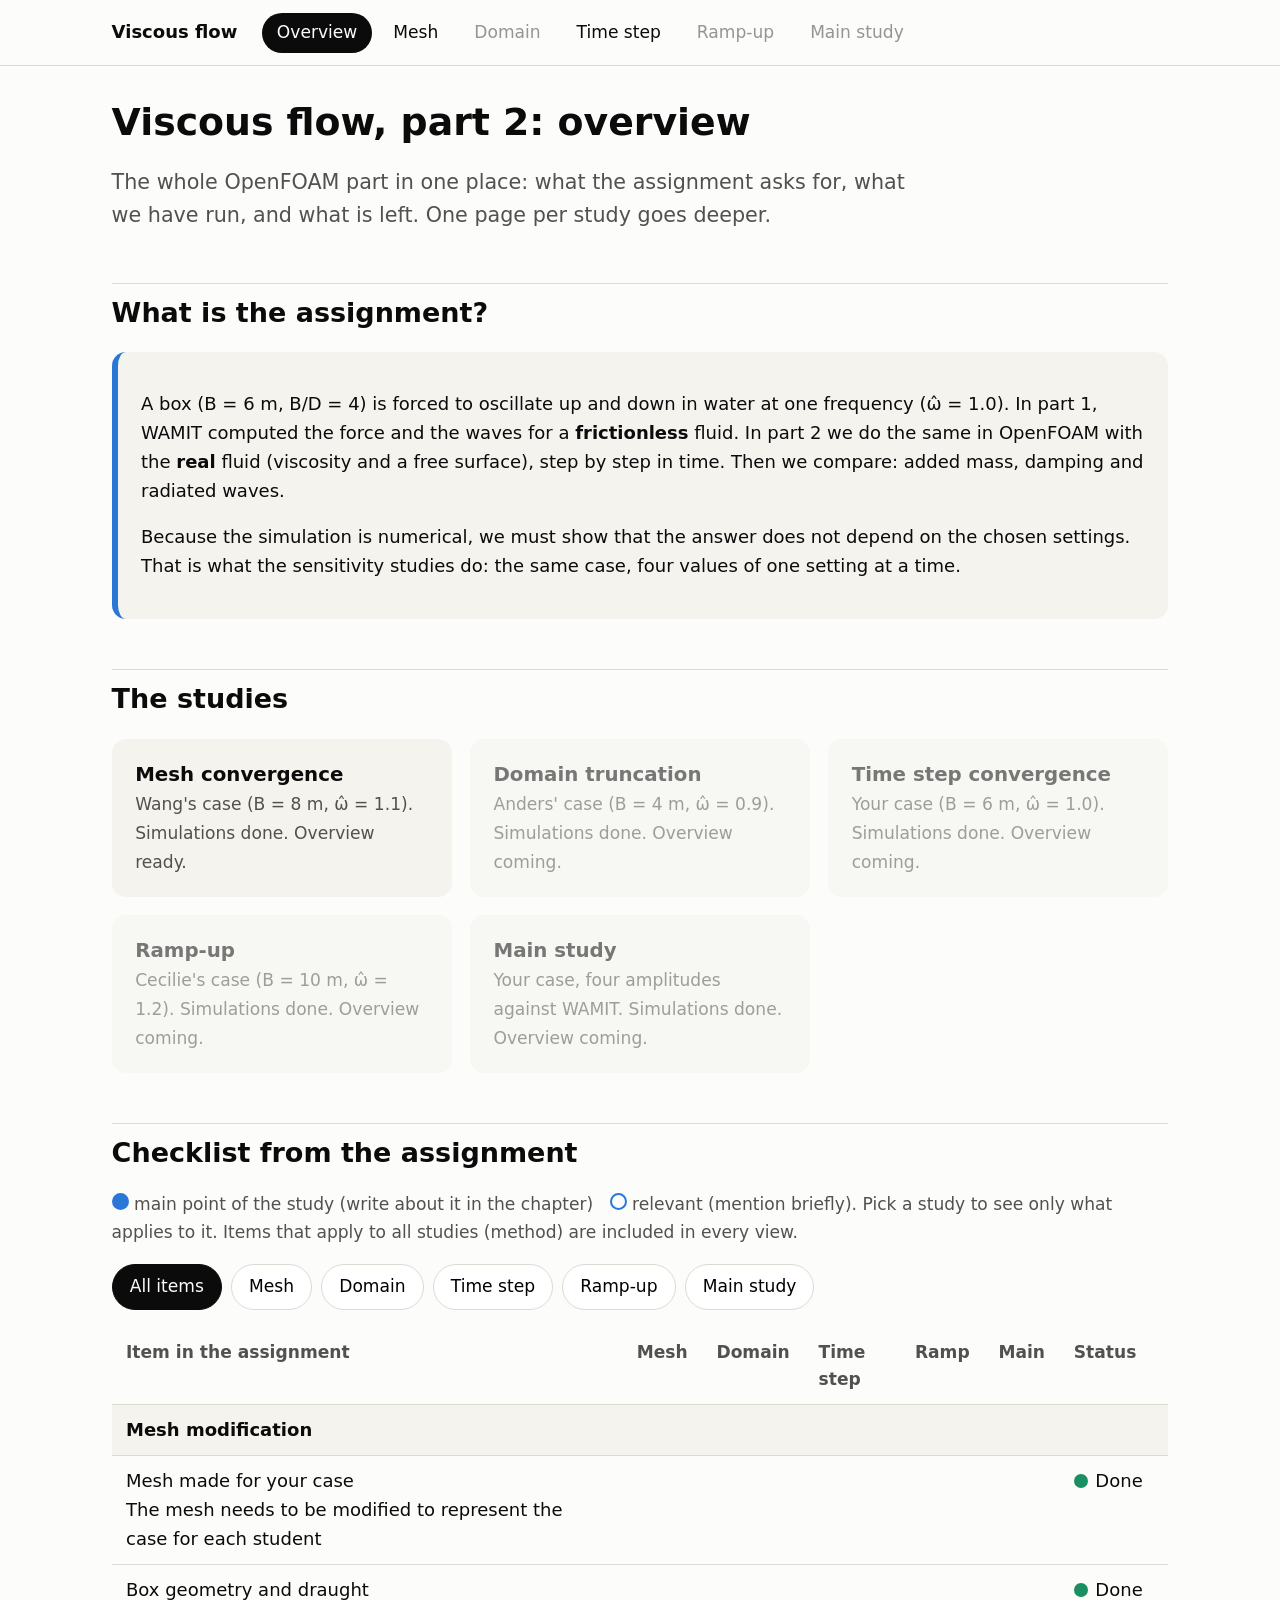
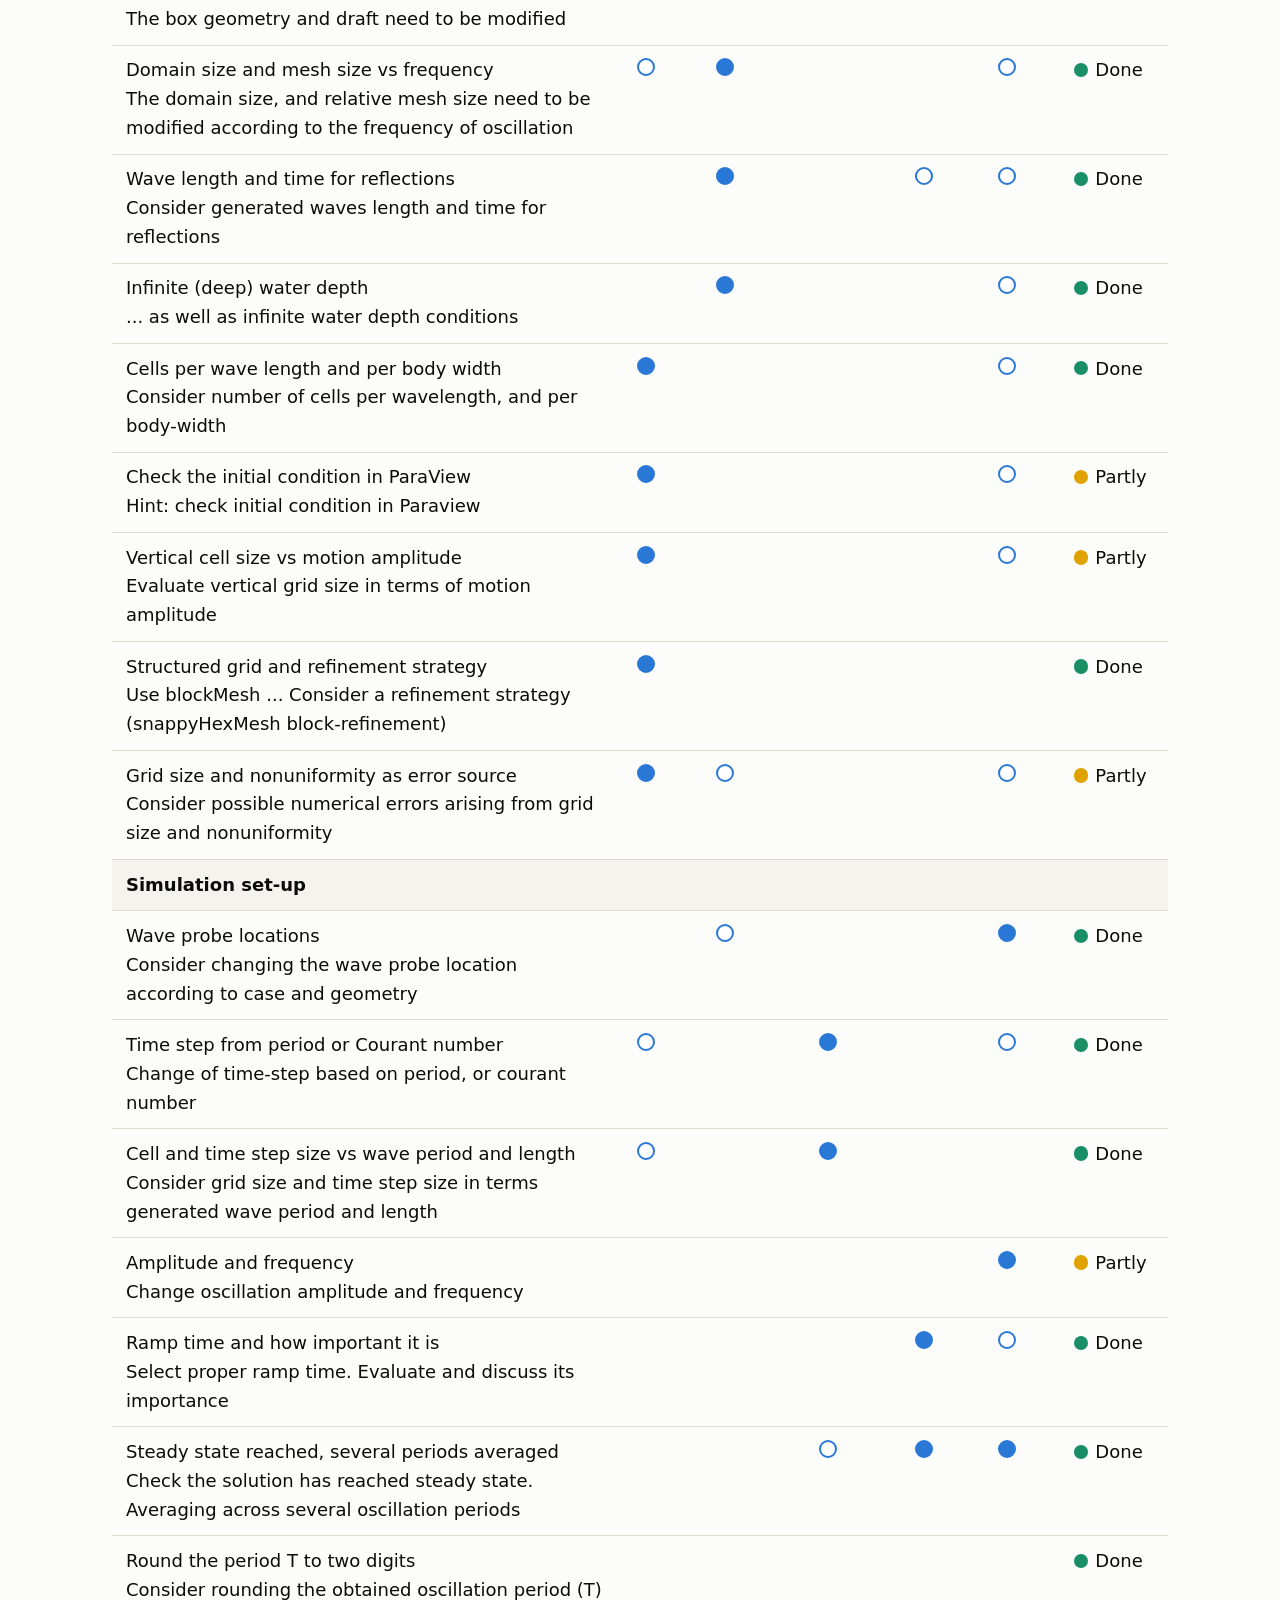
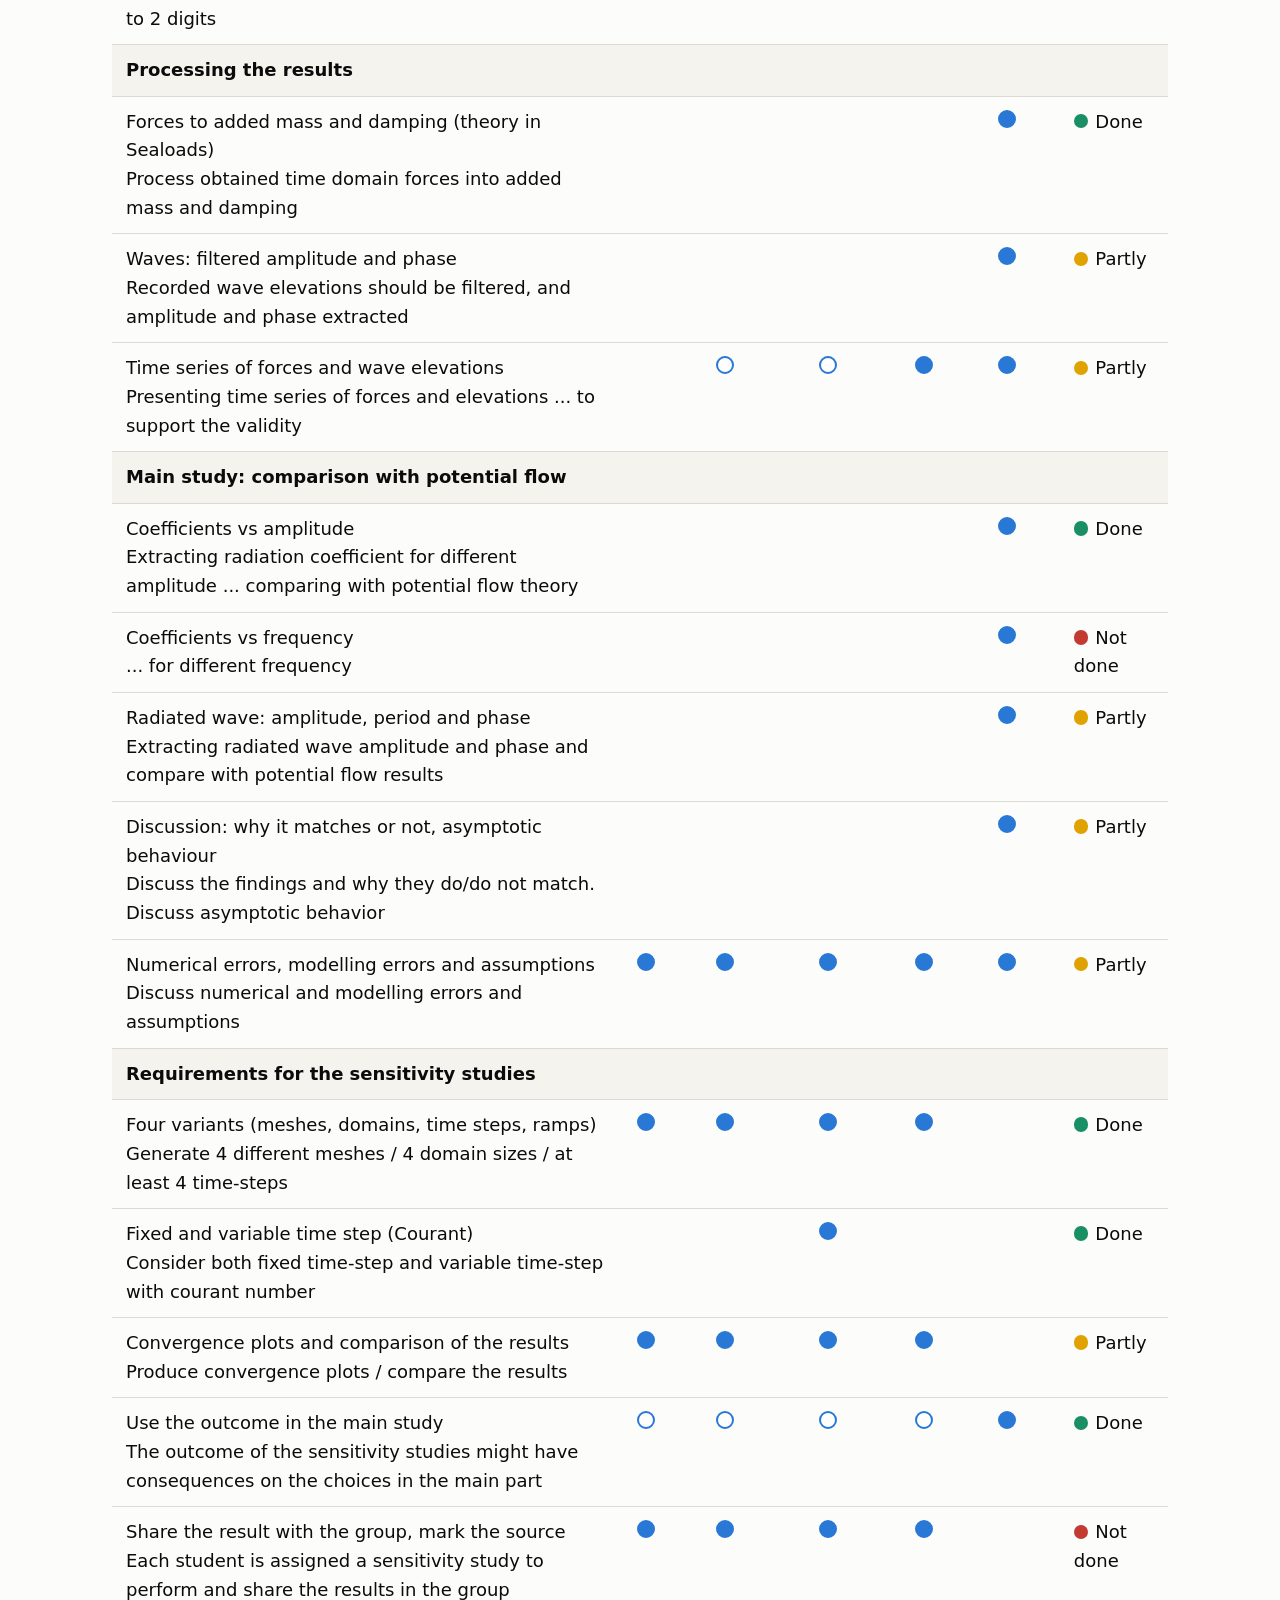
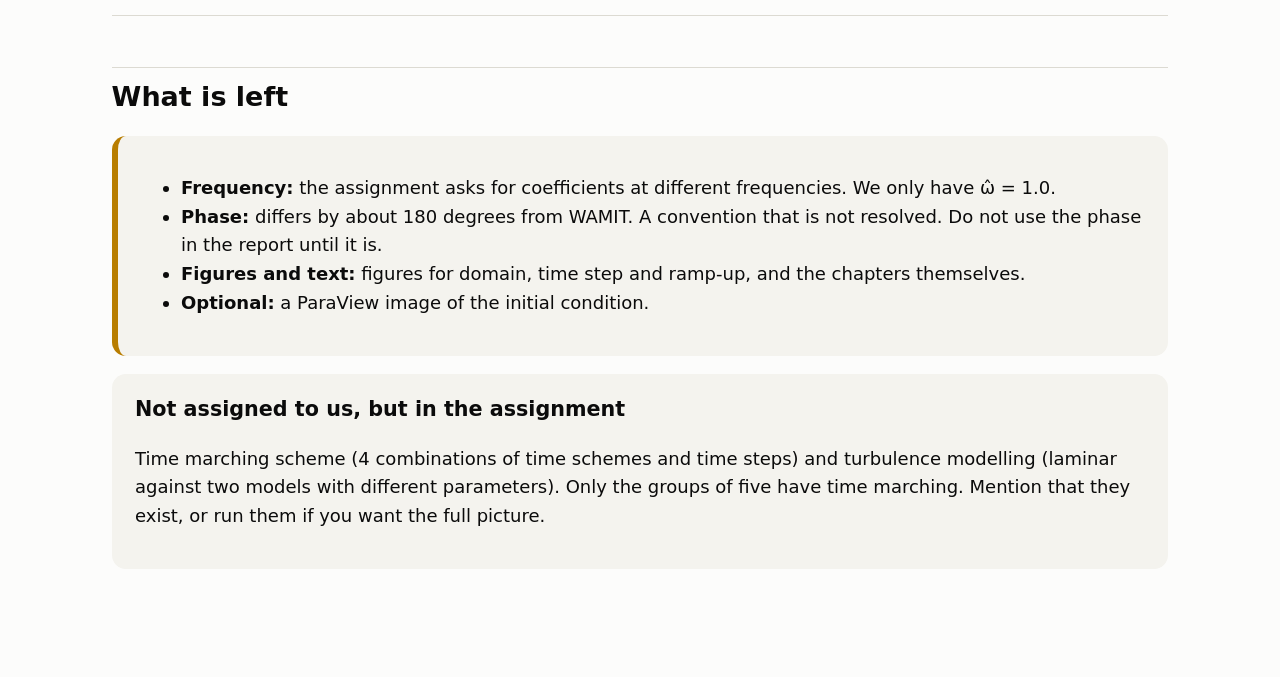
<file: index.html>
<!doctype html>
<html lang="en"><head><meta charset="utf-8"><meta name="viewport" content="width=device-width,initial-scale=1">
<title>Viscous flow, overview</title><link rel="stylesheet" href="assets/style.css"></head><body><header class="top"><nav>
<span class="brand">Viscous flow</span>
<a class="nav on" href="index.html">Overview</a>
<a class="nav" href="mesh.html">Mesh</a>
<a class="nav soon" href="#">Domain</a>
<a class="nav" href="timestep.html">Time step</a>
<a class="nav soon" href="#">Ramp-up</a>
<a class="nav soon" href="#">Main study</a>
</nav></header><main>
<h1>Viscous flow, part 2: overview</h1>
<p class="lead">The whole OpenFOAM part in one place: what the assignment asks for, what we have run, and what is left. One page per study goes deeper.</p>

<h2>What is the assignment?</h2>
<div class="card key"><p>A box (B = 6 m, B/D = 4) is forced to oscillate up and down in water at one frequency (ω̂ = 1.0). In part 1, WAMIT computed the force and the waves for a <b>frictionless</b> fluid. In part 2 we do the same in OpenFOAM with the <b>real</b> fluid (viscosity and a free surface), step by step in time. Then we compare: added mass, damping and radiated waves.</p>
<p>Because the simulation is numerical, we must show that the answer does not depend on the chosen settings. That is what the sensitivity studies do: the same case, four values of one setting at a time.</p></div>

<h2>The studies</h2>
<div class="grid">
<a class="study" href="mesh.html"><b>Mesh convergence</b><span>Wang's case (B = 8 m, ω̂ = 1.1). Simulations done. Overview ready.</span></a>
<a class="study soon" href="#"><b>Domain truncation</b><span>Anders' case (B = 4 m, ω̂ = 0.9). Simulations done. Overview coming.</span></a>
<a class="study soon" href="#"><b>Time step convergence</b><span>Your case (B = 6 m, ω̂ = 1.0). Simulations done. Overview coming.</span></a>
<a class="study soon" href="#"><b>Ramp-up</b><span>Cecilie's case (B = 10 m, ω̂ = 1.2). Simulations done. Overview coming.</span></a>
<a class="study soon" href="#"><b>Main study</b><span>Your case, four amplitudes against WAMIT. Simulations done. Overview coming.</span></a>
</div>

<h2>Checklist from the assignment</h2>
<p class="legend"><span class="m2"></span> main point of the study (write about it in the chapter) &nbsp; <span class="m1"></span> relevant (mention briefly). Pick a study to see only what applies to it. Items that apply to all studies (method) are included in every view.</p>
<div class="filters">
<button data-f="alle">All items</button><button data-f="mesh">Mesh</button><button data-f="domene">Domain</button><button data-f="tidssteg">Time step</button><button data-f="ramp">Ramp-up</button><button data-f="hoved">Main study</button>
</div>
<table>
<thead><tr><th>Item in the assignment</th><th>Mesh</th><th>Domain</th><th>Time step</th><th>Ramp</th><th>Main</th><th>Status</th></tr></thead>
<tbody><tr data-group><td class="gr" colspan="7">Mesh modification</td></tr>
<tr data-row data-mesh="0" data-domene="0" data-tidssteg="0" data-ramp="0" data-hoved="0" data-all="1"><td>Mesh made for your case<br><span class="orig">The mesh needs to be modified to represent the case for each student</span></td><td></td><td></td><td></td><td></td><td></td><td><span class="dot done"></span>Done</td></tr>
<tr data-row data-mesh="0" data-domene="0" data-tidssteg="0" data-ramp="0" data-hoved="0" data-all="1"><td>Box geometry and draught<br><span class="orig">The box geometry and draft need to be modified</span></td><td></td><td></td><td></td><td></td><td></td><td><span class="dot done"></span>Done</td></tr>
<tr data-row data-mesh="1" data-domene="2" data-tidssteg="0" data-ramp="0" data-hoved="1" data-all="0"><td>Domain size and mesh size vs frequency<br><span class="orig">The domain size, and relative mesh size need to be modified according to the frequency of oscillation</span></td><td><span class="m1"></span></td><td><span class="m2"></span></td><td></td><td></td><td><span class="m1"></span></td><td><span class="dot done"></span>Done</td></tr>
<tr data-row data-mesh="0" data-domene="2" data-tidssteg="0" data-ramp="1" data-hoved="1" data-all="0"><td>Wave length and time for reflections<br><span class="orig">Consider generated waves length and time for reflections</span></td><td></td><td><span class="m2"></span></td><td></td><td><span class="m1"></span></td><td><span class="m1"></span></td><td><span class="dot done"></span>Done</td></tr>
<tr data-row data-mesh="0" data-domene="2" data-tidssteg="0" data-ramp="0" data-hoved="1" data-all="0"><td>Infinite (deep) water depth<br><span class="orig">... as well as infinite water depth conditions</span></td><td></td><td><span class="m2"></span></td><td></td><td></td><td><span class="m1"></span></td><td><span class="dot done"></span>Done</td></tr>
<tr data-row data-mesh="2" data-domene="0" data-tidssteg="0" data-ramp="0" data-hoved="1" data-all="0"><td>Cells per wave length and per body width<br><span class="orig">Consider number of cells per wavelength, and per body-width</span></td><td><span class="m2"></span></td><td></td><td></td><td></td><td><span class="m1"></span></td><td><span class="dot done"></span>Done</td></tr>
<tr data-row data-mesh="2" data-domene="0" data-tidssteg="0" data-ramp="0" data-hoved="1" data-all="0"><td>Check the initial condition in ParaView<br><span class="orig">Hint: check initial condition in Paraview</span></td><td><span class="m2"></span></td><td></td><td></td><td></td><td><span class="m1"></span></td><td><span class="dot part"></span>Partly</td></tr>
<tr data-row data-mesh="2" data-domene="0" data-tidssteg="0" data-ramp="0" data-hoved="1" data-all="0"><td>Vertical cell size vs motion amplitude<br><span class="orig">Evaluate vertical grid size in terms of motion amplitude</span></td><td><span class="m2"></span></td><td></td><td></td><td></td><td><span class="m1"></span></td><td><span class="dot part"></span>Partly</td></tr>
<tr data-row data-mesh="2" data-domene="0" data-tidssteg="0" data-ramp="0" data-hoved="0" data-all="0"><td>Structured grid and refinement strategy<br><span class="orig">Use blockMesh ... Consider a refinement strategy (snappyHexMesh block-refinement)</span></td><td><span class="m2"></span></td><td></td><td></td><td></td><td></td><td><span class="dot done"></span>Done</td></tr>
<tr data-row data-mesh="2" data-domene="1" data-tidssteg="0" data-ramp="0" data-hoved="1" data-all="0"><td>Grid size and nonuniformity as error source<br><span class="orig">Consider possible numerical errors arising from grid size and nonuniformity</span></td><td><span class="m2"></span></td><td><span class="m1"></span></td><td></td><td></td><td><span class="m1"></span></td><td><span class="dot part"></span>Partly</td></tr>
<tr data-group><td class="gr" colspan="7">Simulation set-up</td></tr>
<tr data-row data-mesh="0" data-domene="1" data-tidssteg="0" data-ramp="0" data-hoved="2" data-all="0"><td>Wave probe locations<br><span class="orig">Consider changing the wave probe location according to case and geometry</span></td><td></td><td><span class="m1"></span></td><td></td><td></td><td><span class="m2"></span></td><td><span class="dot done"></span>Done</td></tr>
<tr data-row data-mesh="1" data-domene="0" data-tidssteg="2" data-ramp="0" data-hoved="1" data-all="0"><td>Time step from period or Courant number<br><span class="orig">Change of time-step based on period, or courant number</span></td><td><span class="m1"></span></td><td></td><td><span class="m2"></span></td><td></td><td><span class="m1"></span></td><td><span class="dot done"></span>Done</td></tr>
<tr data-row data-mesh="1" data-domene="0" data-tidssteg="2" data-ramp="0" data-hoved="0" data-all="0"><td>Cell and time step size vs wave period and length<br><span class="orig">Consider grid size and time step size in terms generated wave period and length</span></td><td><span class="m1"></span></td><td></td><td><span class="m2"></span></td><td></td><td></td><td><span class="dot done"></span>Done</td></tr>
<tr data-row data-mesh="0" data-domene="0" data-tidssteg="0" data-ramp="0" data-hoved="2" data-all="0"><td>Amplitude and frequency<br><span class="orig">Change oscillation amplitude and frequency</span></td><td></td><td></td><td></td><td></td><td><span class="m2"></span></td><td><span class="dot part"></span>Partly</td></tr>
<tr data-row data-mesh="0" data-domene="0" data-tidssteg="0" data-ramp="2" data-hoved="1" data-all="0"><td>Ramp time and how important it is<br><span class="orig">Select proper ramp time. Evaluate and discuss its importance</span></td><td></td><td></td><td></td><td><span class="m2"></span></td><td><span class="m1"></span></td><td><span class="dot done"></span>Done</td></tr>
<tr data-row data-mesh="0" data-domene="0" data-tidssteg="1" data-ramp="2" data-hoved="2" data-all="0"><td>Steady state reached, several periods averaged<br><span class="orig">Check the solution has reached steady state. Averaging across several oscillation periods</span></td><td></td><td></td><td><span class="m1"></span></td><td><span class="m2"></span></td><td><span class="m2"></span></td><td><span class="dot done"></span>Done</td></tr>
<tr data-row data-mesh="0" data-domene="0" data-tidssteg="0" data-ramp="0" data-hoved="0" data-all="1"><td>Round the period T to two digits<br><span class="orig">Consider rounding the obtained oscillation period (T) to 2 digits</span></td><td></td><td></td><td></td><td></td><td></td><td><span class="dot done"></span>Done</td></tr>
<tr data-group><td class="gr" colspan="7">Processing the results</td></tr>
<tr data-row data-mesh="0" data-domene="0" data-tidssteg="0" data-ramp="0" data-hoved="2" data-all="1"><td>Forces to added mass and damping (theory in Sealoads)<br><span class="orig">Process obtained time domain forces into added mass and damping</span></td><td></td><td></td><td></td><td></td><td><span class="m2"></span></td><td><span class="dot done"></span>Done</td></tr>
<tr data-row data-mesh="0" data-domene="0" data-tidssteg="0" data-ramp="0" data-hoved="2" data-all="1"><td>Waves: filtered amplitude and phase<br><span class="orig">Recorded wave elevations should be filtered, and amplitude and phase extracted</span></td><td></td><td></td><td></td><td></td><td><span class="m2"></span></td><td><span class="dot part"></span>Partly</td></tr>
<tr data-row data-mesh="0" data-domene="1" data-tidssteg="1" data-ramp="2" data-hoved="2" data-all="0"><td>Time series of forces and wave elevations<br><span class="orig">Presenting time series of forces and elevations ... to support the validity</span></td><td></td><td><span class="m1"></span></td><td><span class="m1"></span></td><td><span class="m2"></span></td><td><span class="m2"></span></td><td><span class="dot part"></span>Partly</td></tr>
<tr data-group><td class="gr" colspan="7">Main study: comparison with potential flow</td></tr>
<tr data-row data-mesh="0" data-domene="0" data-tidssteg="0" data-ramp="0" data-hoved="2" data-all="0"><td>Coefficients vs amplitude<br><span class="orig">Extracting radiation coefficient for different amplitude ... comparing with potential flow theory</span></td><td></td><td></td><td></td><td></td><td><span class="m2"></span></td><td><span class="dot done"></span>Done</td></tr>
<tr data-row data-mesh="0" data-domene="0" data-tidssteg="0" data-ramp="0" data-hoved="2" data-all="0"><td>Coefficients vs frequency<br><span class="orig">... for different frequency</span></td><td></td><td></td><td></td><td></td><td><span class="m2"></span></td><td><span class="dot todo"></span>Not done</td></tr>
<tr data-row data-mesh="0" data-domene="0" data-tidssteg="0" data-ramp="0" data-hoved="2" data-all="0"><td>Radiated wave: amplitude, period and phase<br><span class="orig">Extracting radiated wave amplitude and phase and compare with potential flow results</span></td><td></td><td></td><td></td><td></td><td><span class="m2"></span></td><td><span class="dot part"></span>Partly</td></tr>
<tr data-row data-mesh="0" data-domene="0" data-tidssteg="0" data-ramp="0" data-hoved="2" data-all="0"><td>Discussion: why it matches or not, asymptotic behaviour<br><span class="orig">Discuss the findings and why they do/do not match. Discuss asymptotic behavior</span></td><td></td><td></td><td></td><td></td><td><span class="m2"></span></td><td><span class="dot part"></span>Partly</td></tr>
<tr data-row data-mesh="2" data-domene="2" data-tidssteg="2" data-ramp="2" data-hoved="2" data-all="0"><td>Numerical errors, modelling errors and assumptions<br><span class="orig">Discuss numerical and modelling errors and assumptions</span></td><td><span class="m2"></span></td><td><span class="m2"></span></td><td><span class="m2"></span></td><td><span class="m2"></span></td><td><span class="m2"></span></td><td><span class="dot part"></span>Partly</td></tr>
<tr data-group><td class="gr" colspan="7">Requirements for the sensitivity studies</td></tr>
<tr data-row data-mesh="2" data-domene="2" data-tidssteg="2" data-ramp="2" data-hoved="0" data-all="0"><td>Four variants (meshes, domains, time steps, ramps)<br><span class="orig">Generate 4 different meshes / 4 domain sizes / at least 4 time-steps</span></td><td><span class="m2"></span></td><td><span class="m2"></span></td><td><span class="m2"></span></td><td><span class="m2"></span></td><td></td><td><span class="dot done"></span>Done</td></tr>
<tr data-row data-mesh="0" data-domene="0" data-tidssteg="2" data-ramp="0" data-hoved="0" data-all="0"><td>Fixed and variable time step (Courant)<br><span class="orig">Consider both fixed time-step and variable time-step with courant number</span></td><td></td><td></td><td><span class="m2"></span></td><td></td><td></td><td><span class="dot done"></span>Done</td></tr>
<tr data-row data-mesh="2" data-domene="2" data-tidssteg="2" data-ramp="2" data-hoved="0" data-all="0"><td>Convergence plots and comparison of the results<br><span class="orig">Produce convergence plots / compare the results</span></td><td><span class="m2"></span></td><td><span class="m2"></span></td><td><span class="m2"></span></td><td><span class="m2"></span></td><td></td><td><span class="dot part"></span>Partly</td></tr>
<tr data-row data-mesh="1" data-domene="1" data-tidssteg="1" data-ramp="1" data-hoved="2" data-all="0"><td>Use the outcome in the main study<br><span class="orig">The outcome of the sensitivity studies might have consequences on the choices in the main part</span></td><td><span class="m1"></span></td><td><span class="m1"></span></td><td><span class="m1"></span></td><td><span class="m1"></span></td><td><span class="m2"></span></td><td><span class="dot done"></span>Done</td></tr>
<tr data-row data-mesh="2" data-domene="2" data-tidssteg="2" data-ramp="2" data-hoved="0" data-all="0"><td>Share the result with the group, mark the source<br><span class="orig">Each student is assigned a sensitivity study to perform and share the results in the group</span></td><td><span class="m2"></span></td><td><span class="m2"></span></td><td><span class="m2"></span></td><td><span class="m2"></span></td><td></td><td><span class="dot todo"></span>Not done</td></tr></tbody></table>

<h2>What is left</h2>
<div class="card warn"><ul>
<li><b>Frequency:</b> the assignment asks for coefficients at different frequencies. We only have ω̂ = 1.0.</li>
<li><b>Phase:</b> differs by about 180 degrees from WAMIT. A convention that is not resolved. Do not use the phase in the report until it is.</li>
<li><b>Figures and text:</b> figures for domain, time step and ramp-up, and the chapters themselves.</li>
<li><b>Optional:</b> a ParaView image of the initial condition.</li>
</ul></div>
<div class="card"><h3>Not assigned to us, but in the assignment</h3>
<p>Time marching scheme (4 combinations of time schemes and time steps) and turbulence modelling (laminar against two models with different parameters). Only the groups of five have time marching. Mention that they exist, or run them if you want the full picture.</p></div>
</main><script src="assets/app.js"></script></body></html>
</file>
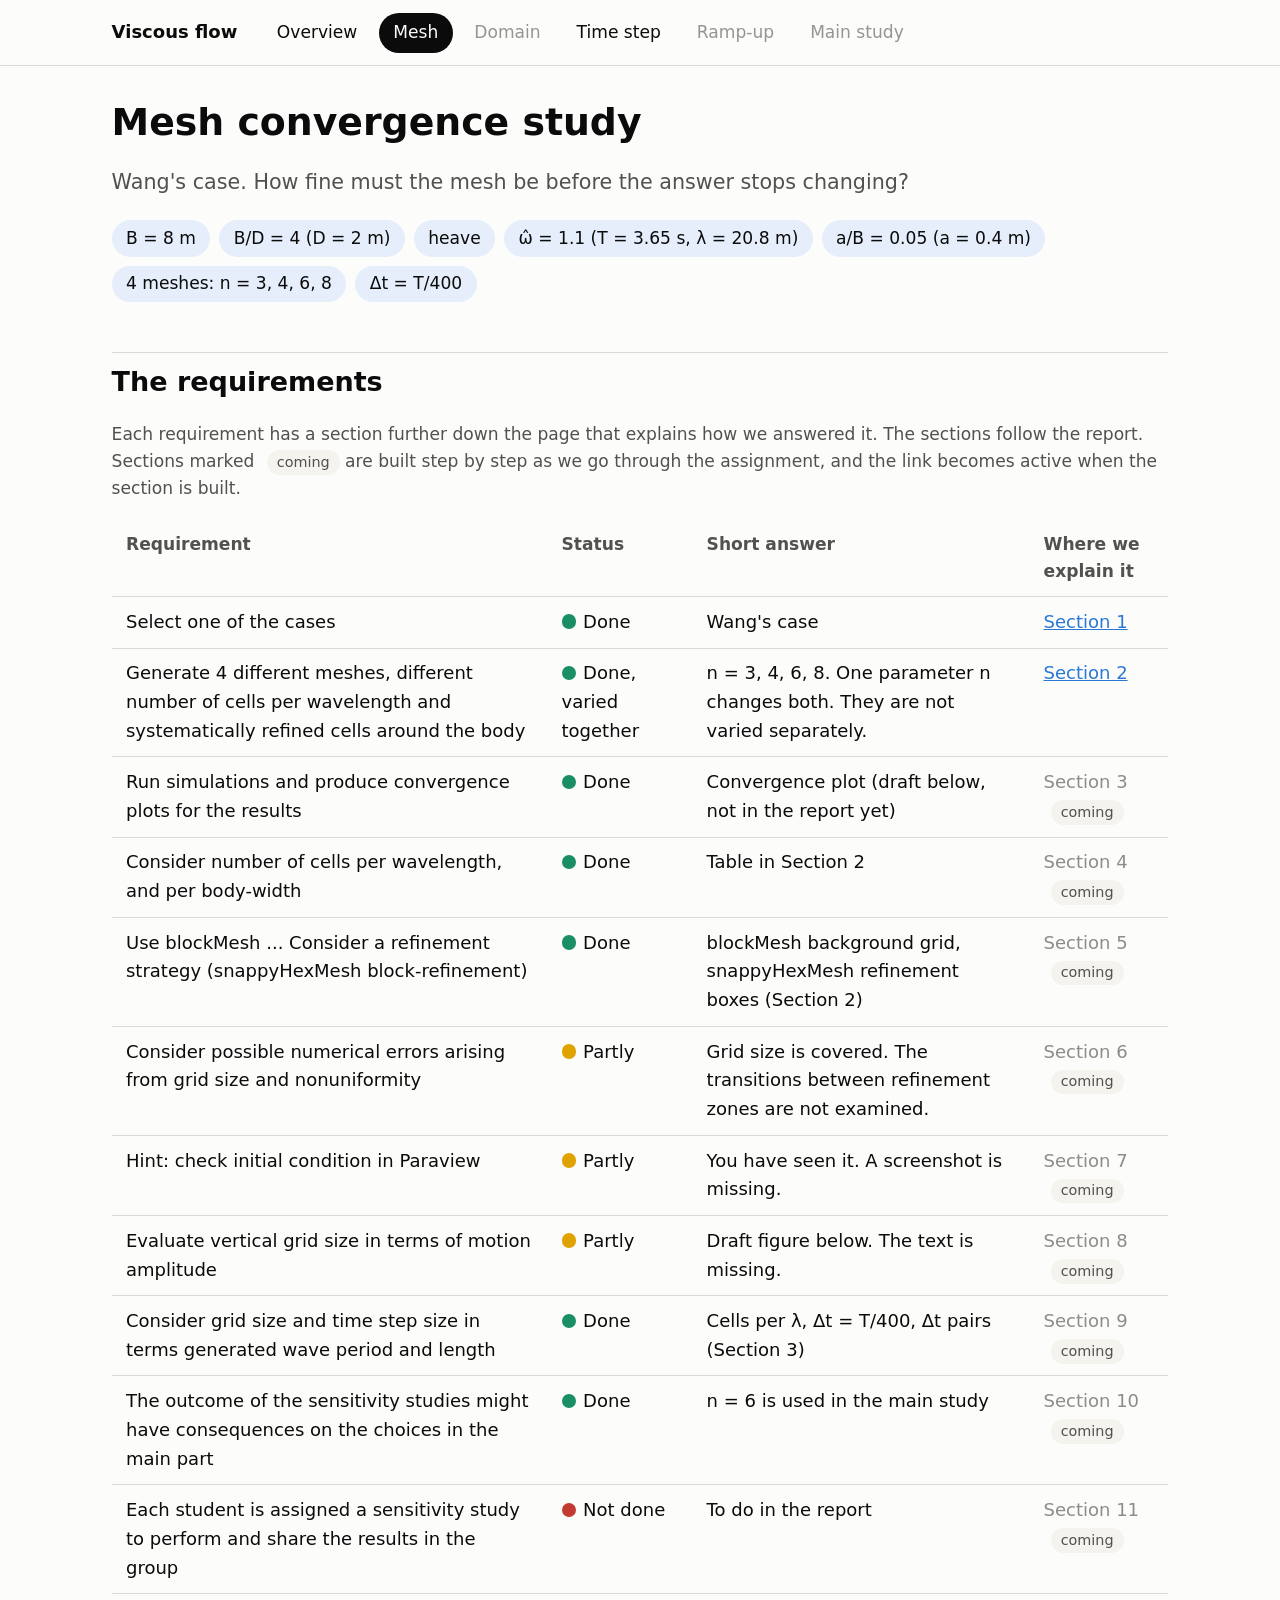
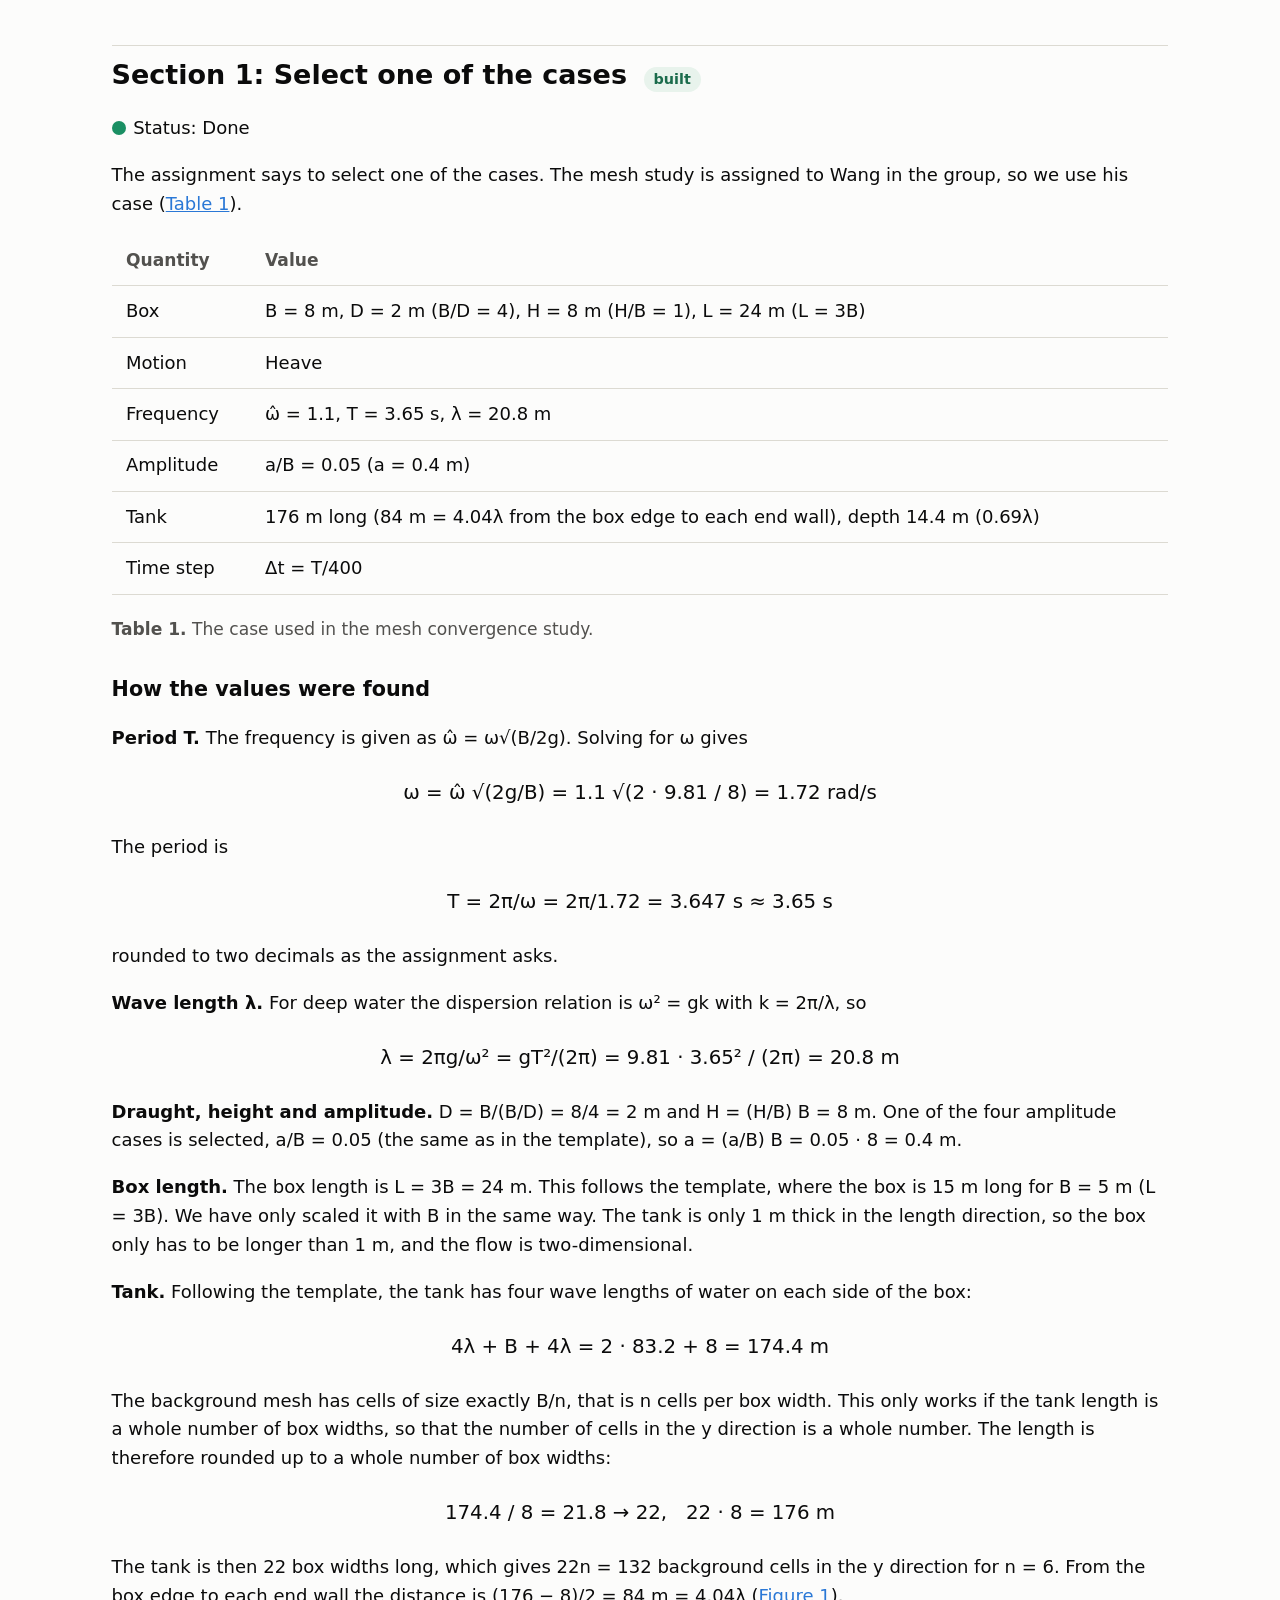
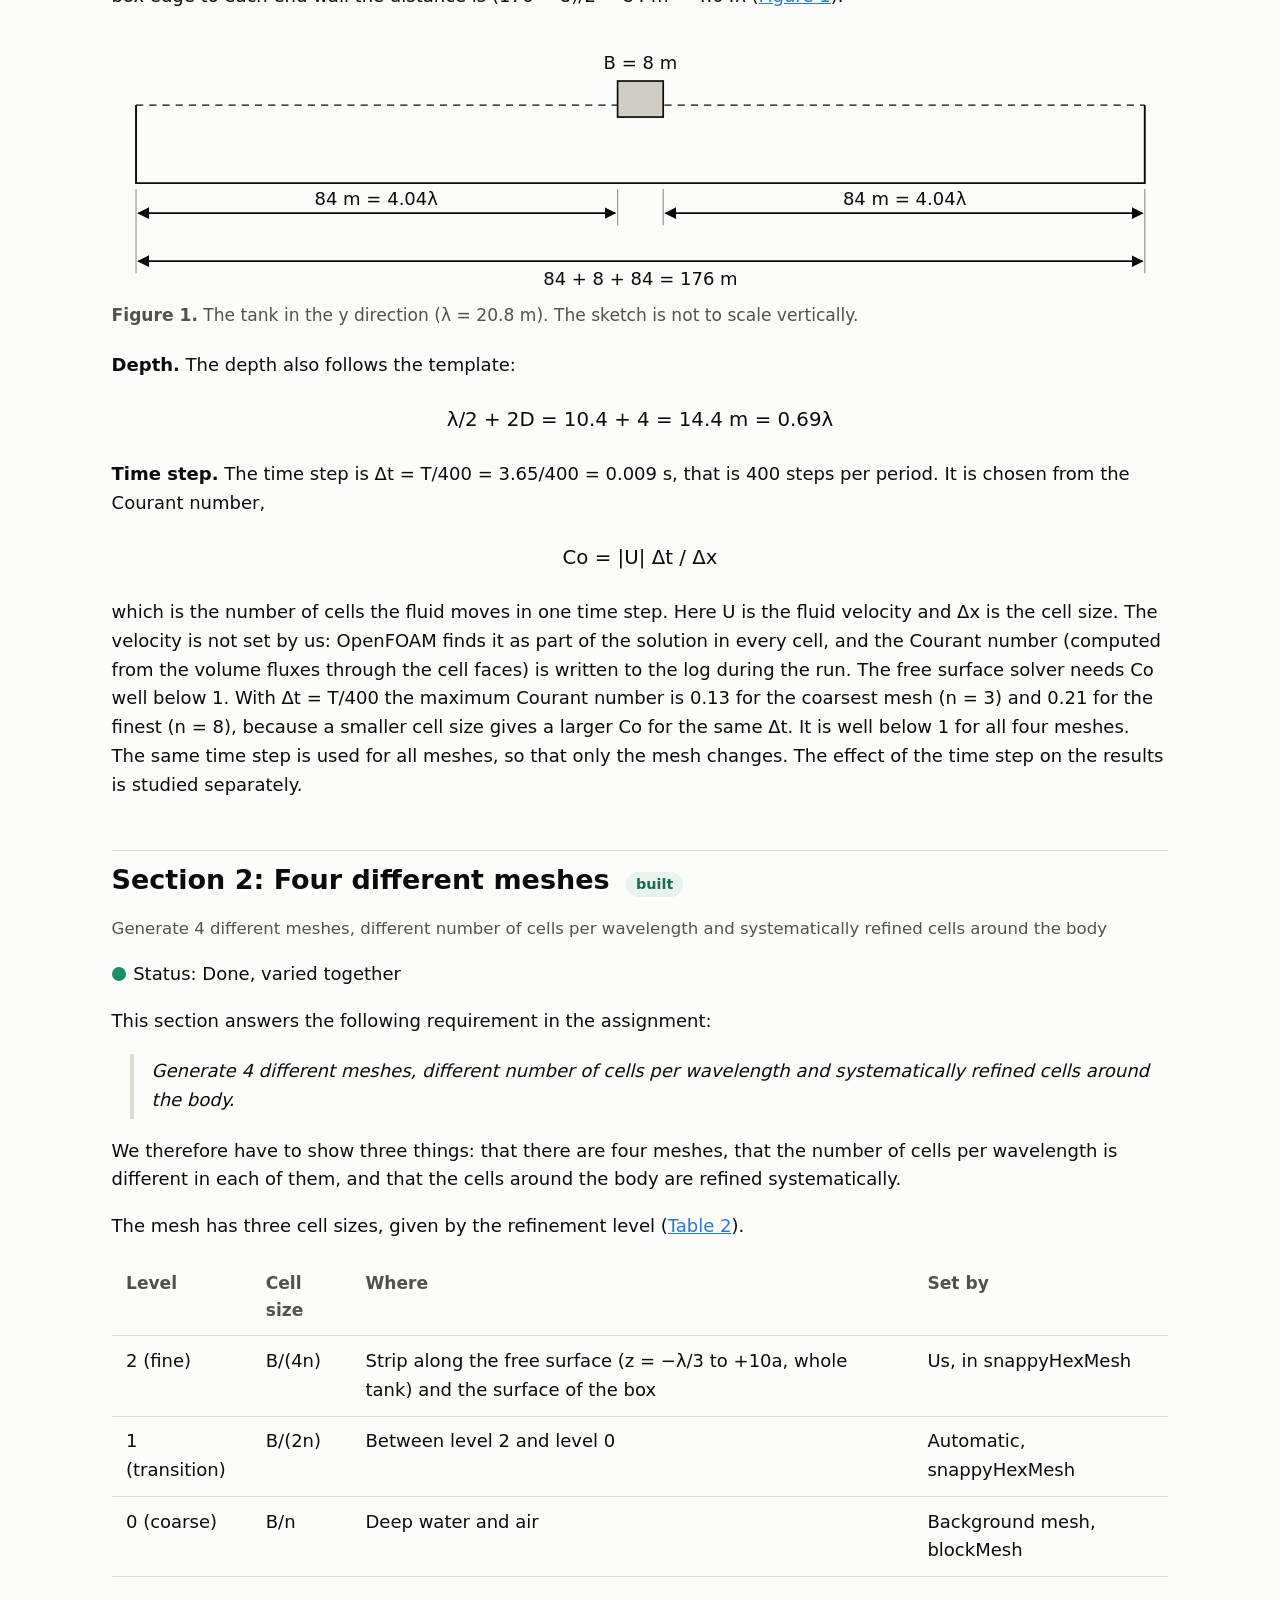
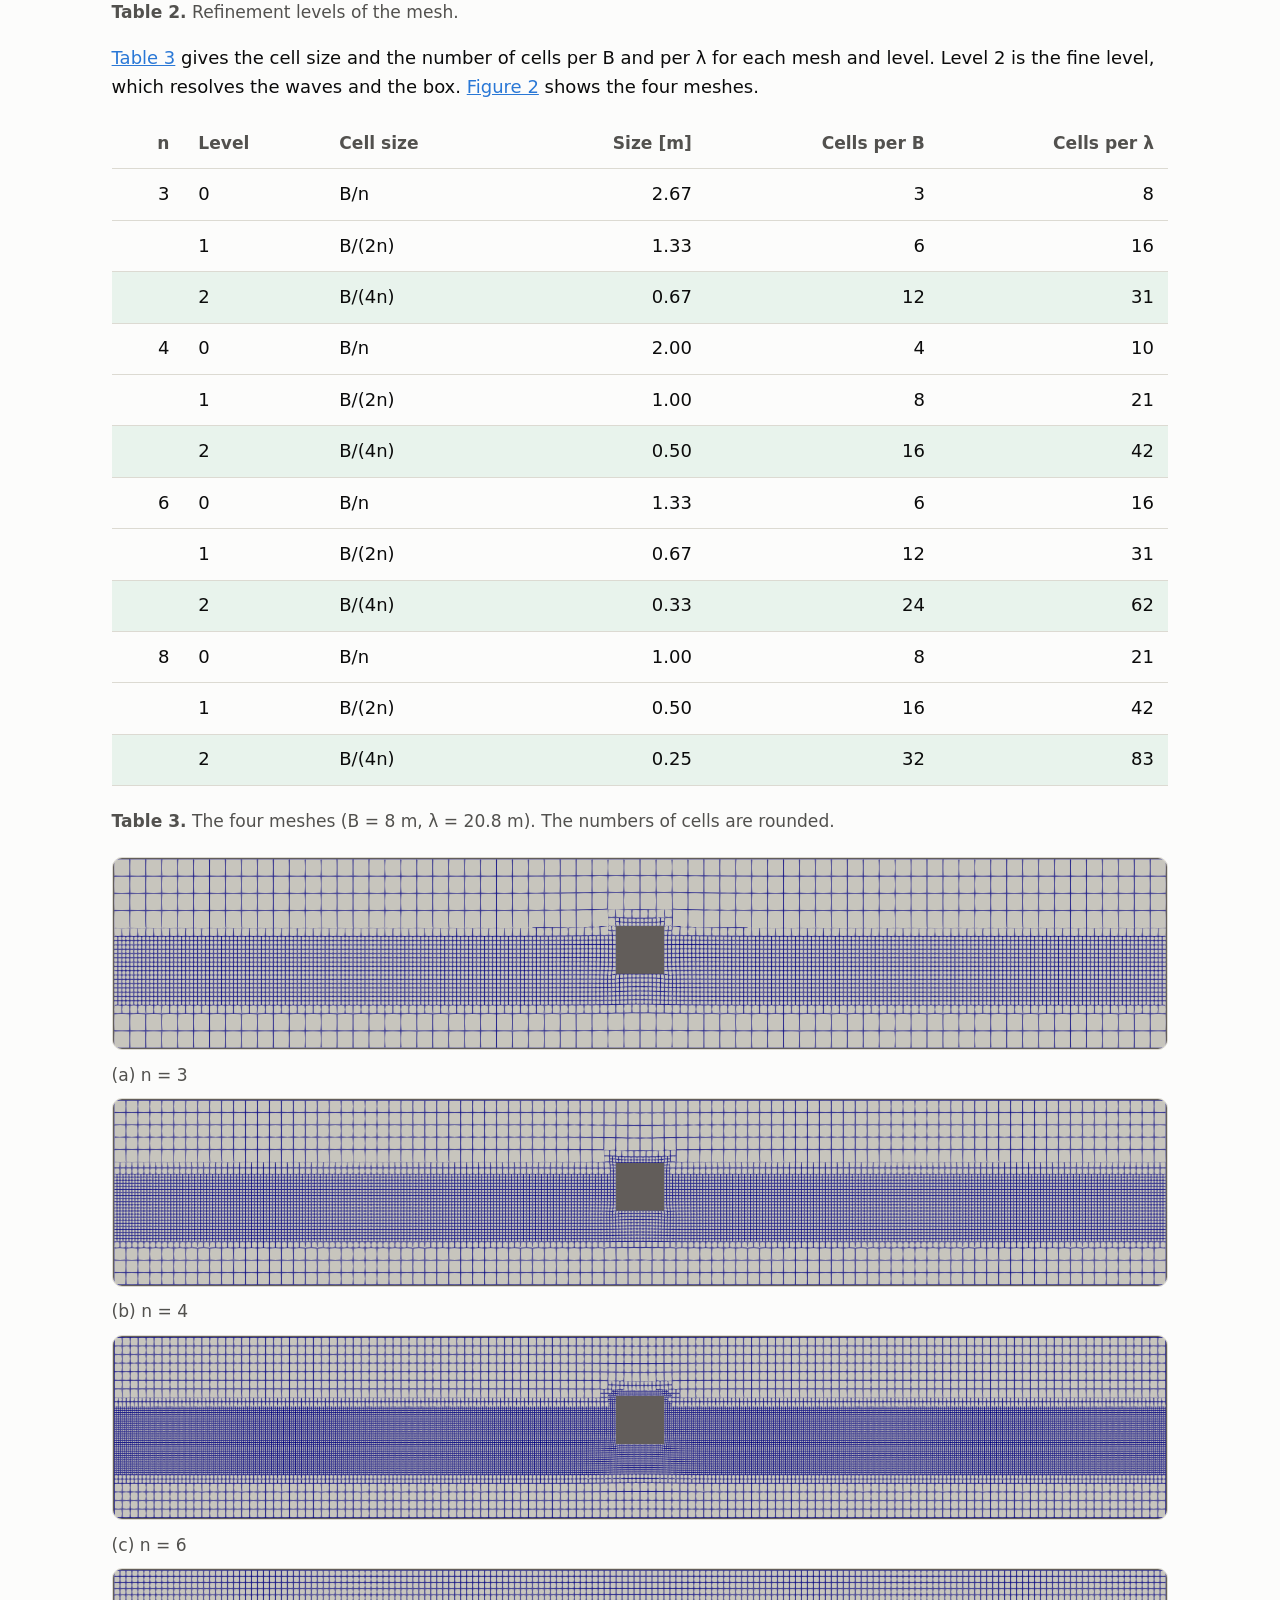
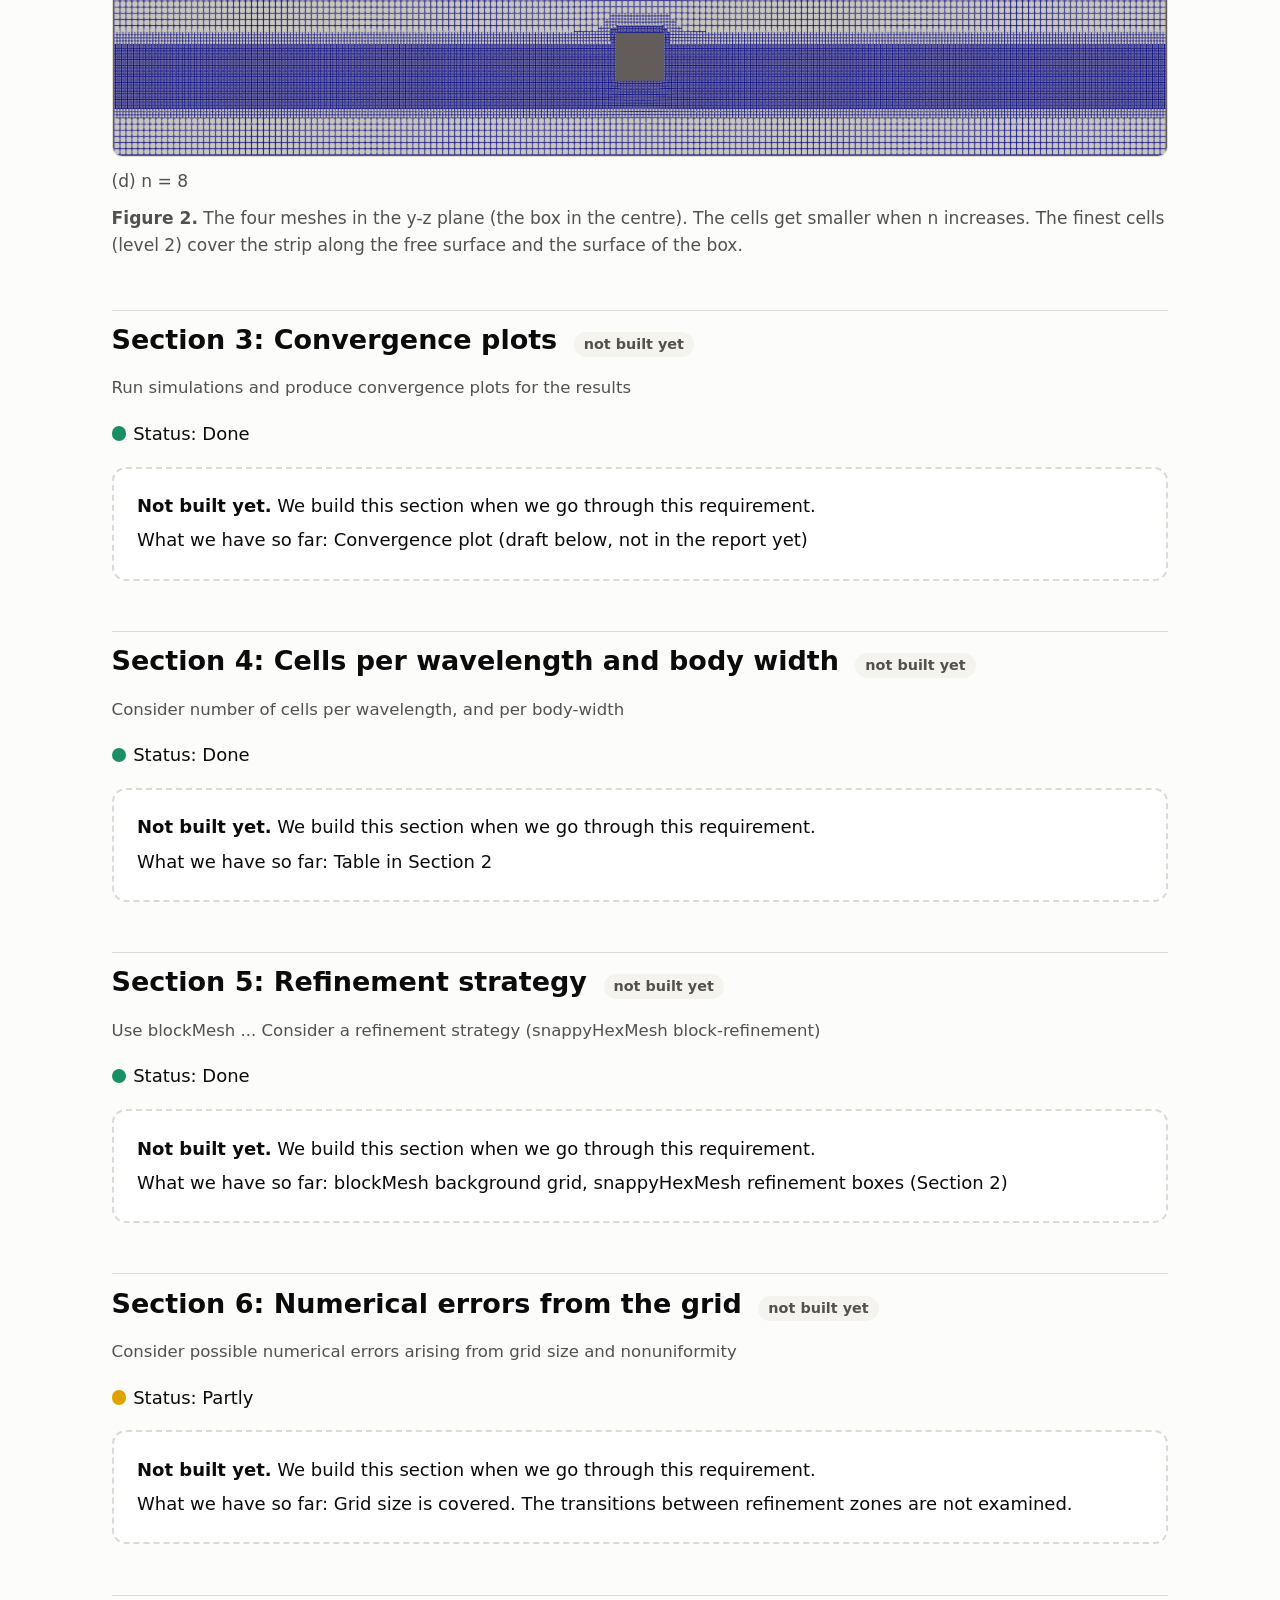
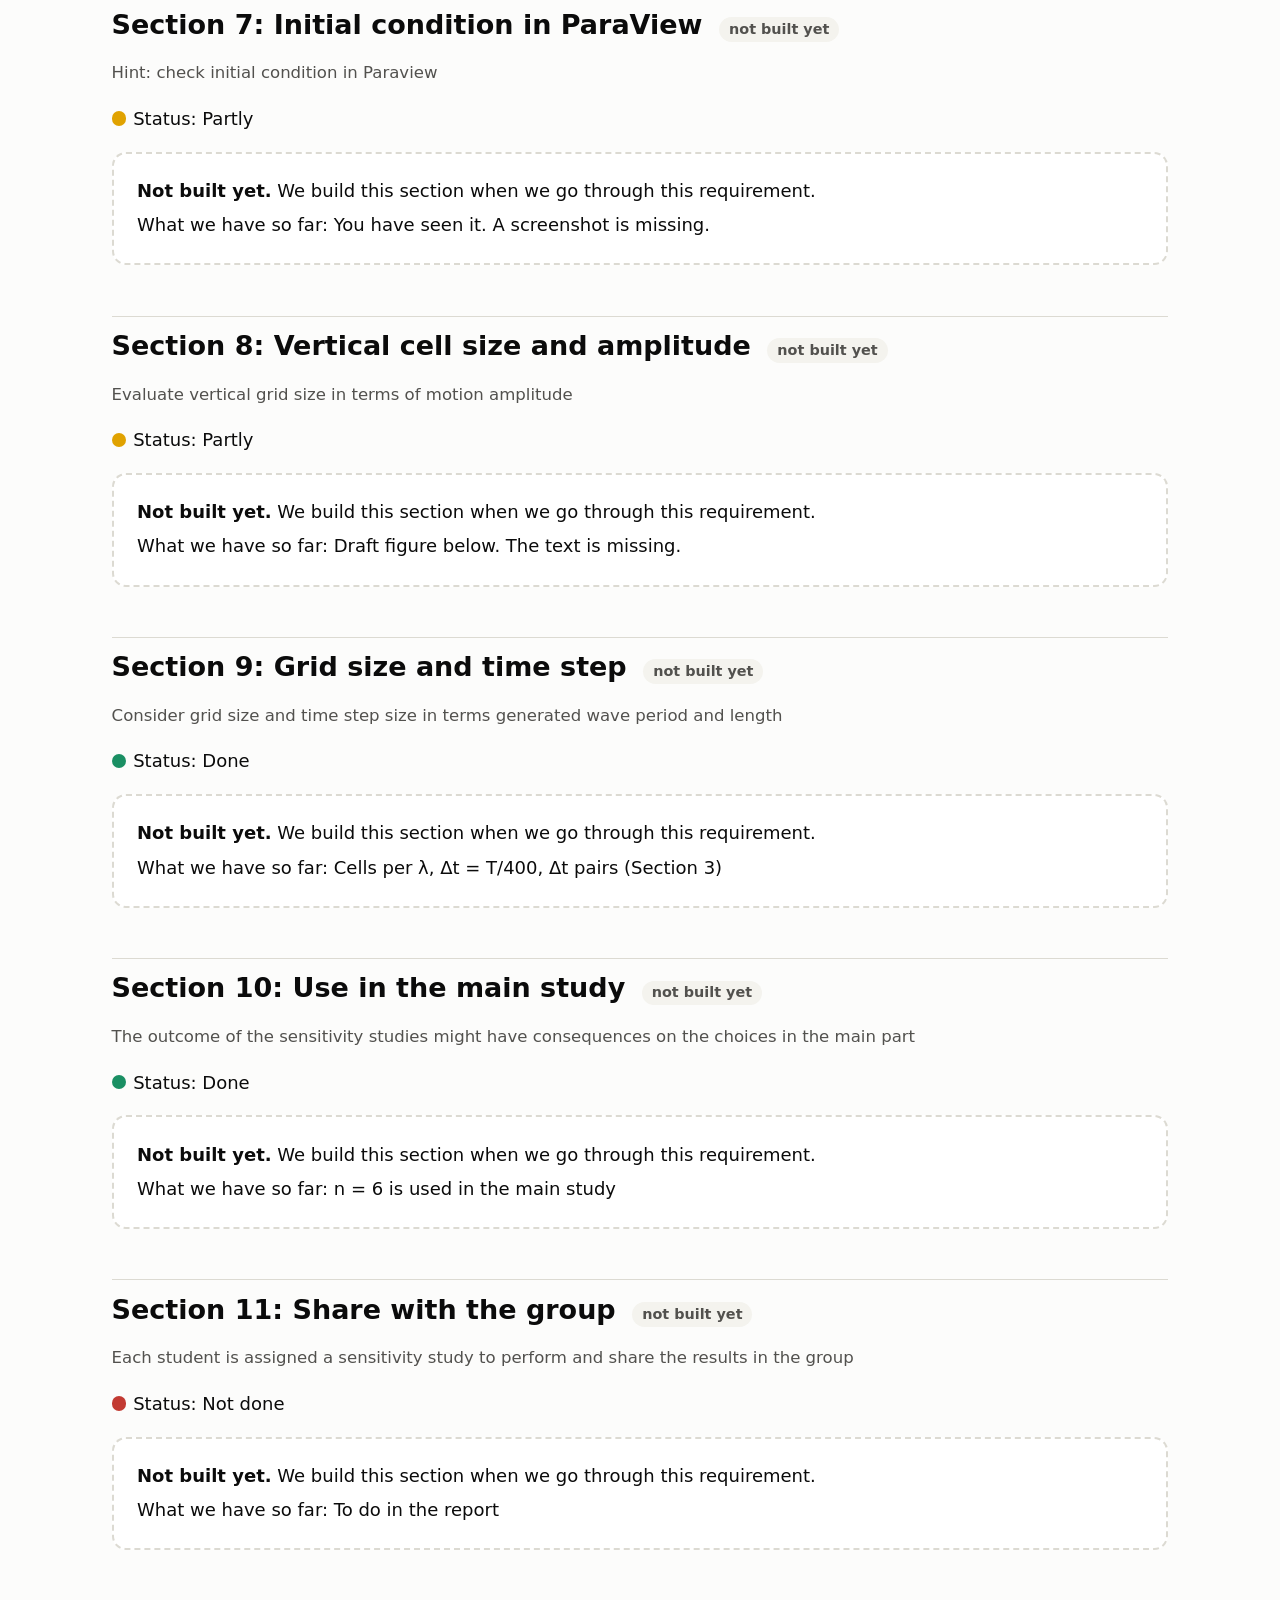
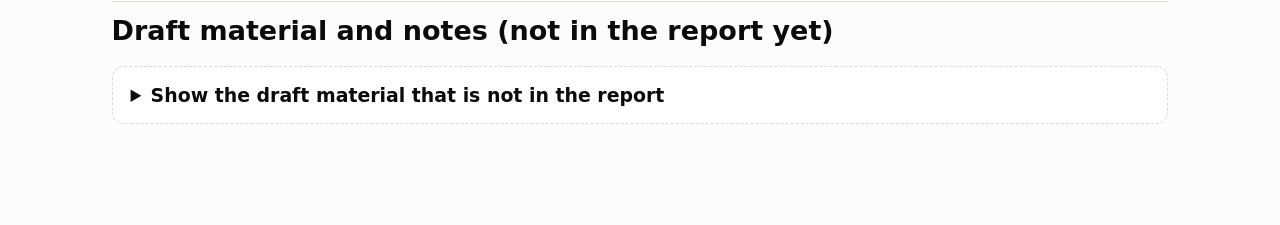
<file: mesh.html>
<!doctype html>
<html lang="en"><head><meta charset="utf-8"><meta name="viewport" content="width=device-width,initial-scale=1">
<title>Mesh convergence</title><link rel="stylesheet" href="assets/style.css"></head><body><header class="top"><nav>
<span class="brand">Viscous flow</span>
<a class="nav" href="index.html">Overview</a>
<a class="nav on" href="mesh.html">Mesh</a>
<a class="nav soon" href="#">Domain</a>
<a class="nav" href="timestep.html">Time step</a>
<a class="nav soon" href="#">Ramp-up</a>
<a class="nav soon" href="#">Main study</a>
</nav></header><main>
<h1>Mesh convergence study</h1>
<p class="lead">Wang's case. How fine must the mesh be before the answer stops changing?</p>
<div class="chips">
<span class="chip">B = 8 m</span><span class="chip">B/D = 4 (D = 2 m)</span><span class="chip">heave</span>
<span class="chip">&omega;&#770; = 1.1 (T = 3.65 s, &lambda; = 20.8 m)</span><span class="chip">a/B = 0.05 (a = 0.4 m)</span>
<span class="chip">4 meshes: n = 3, 4, 6, 8</span><span class="chip">&Delta;t = T/400</span>
</div>

<h2 id="requirements">The requirements</h2>
<p class="legend">Each requirement has a section further down the page that explains how we answered it. The sections follow the report. Sections marked <span class="tag">coming</span> are built step by step as we go through the assignment, and the link becomes active when the section is built.</p>
<table>
<thead><tr><th>Requirement</th><th>Status</th><th>Short answer</th><th>Where we explain it</th></tr></thead>
<tbody>
<tr><td>Select one of the cases</td><td><span class="dot done"></span>Done</td><td>Wang&#x27;s case</td><td><a href="#r1">Section 1</a></td></tr>
<tr><td>Generate 4 different meshes, different number of cells per wavelength and systematically refined cells around the body</td><td><span class="dot done"></span>Done, varied together</td><td>n = 3, 4, 6, 8. One parameter n changes both. They are not varied separately.</td><td><a href="#r2">Section 2</a></td></tr>
<tr><td>Run simulations and produce convergence plots for the results</td><td><span class="dot done"></span>Done</td><td>Convergence plot (draft below, not in the report yet)</td><td><span class="pending">Section 3</span><span class="tag">coming</span></td></tr>
<tr><td>Consider number of cells per wavelength, and per body-width</td><td><span class="dot done"></span>Done</td><td>Table in Section 2</td><td><span class="pending">Section 4</span><span class="tag">coming</span></td></tr>
<tr><td>Use blockMesh ... Consider a refinement strategy (snappyHexMesh block-refinement)</td><td><span class="dot done"></span>Done</td><td>blockMesh background grid, snappyHexMesh refinement boxes (Section 2)</td><td><span class="pending">Section 5</span><span class="tag">coming</span></td></tr>
<tr><td>Consider possible numerical errors arising from grid size and nonuniformity</td><td><span class="dot part"></span>Partly</td><td>Grid size is covered. The transitions between refinement zones are not examined.</td><td><span class="pending">Section 6</span><span class="tag">coming</span></td></tr>
<tr><td>Hint: check initial condition in Paraview</td><td><span class="dot part"></span>Partly</td><td>You have seen it. A screenshot is missing.</td><td><span class="pending">Section 7</span><span class="tag">coming</span></td></tr>
<tr><td>Evaluate vertical grid size in terms of motion amplitude</td><td><span class="dot part"></span>Partly</td><td>Draft figure below. The text is missing.</td><td><span class="pending">Section 8</span><span class="tag">coming</span></td></tr>
<tr><td>Consider grid size and time step size in terms generated wave period and length</td><td><span class="dot done"></span>Done</td><td>Cells per λ, Δt = T/400, Δt pairs (Section 3)</td><td><span class="pending">Section 9</span><span class="tag">coming</span></td></tr>
<tr><td>The outcome of the sensitivity studies might have consequences on the choices in the main part</td><td><span class="dot done"></span>Done</td><td>n = 6 is used in the main study</td><td><span class="pending">Section 10</span><span class="tag">coming</span></td></tr>
<tr><td>Each student is assigned a sensitivity study to perform and share the results in the group</td><td><span class="dot todo"></span>Not done</td><td>To do in the report</td><td><span class="pending">Section 11</span><span class="tag">coming</span></td></tr>
</tbody></table>
<section class="req" id="r1"><h2>Section 1: Select one of the cases <span class="tag built">built</span></h2><p><span class="dot done"></span>Status: Done</p>
<p>The assignment says to select one of the cases. The mesh study is assigned to Wang in the group, so we use his case (<a href="#tab-case">Table 1</a>).</p>
<table id="tab-case">
<thead><tr><th>Quantity</th><th>Value</th></tr></thead>
<tbody>
<tr><td>Box</td><td>B = 8 m, D = 2 m (B/D = 4), H = 8 m (H/B = 1), L = 24 m (L = 3B)</td></tr>
<tr><td>Motion</td><td>Heave</td></tr>
<tr><td>Frequency</td><td>&omega;&#770; = 1.1, T = 3.65 s, &lambda; = 20.8 m</td></tr>
<tr><td>Amplitude</td><td>a/B = 0.05 (a = 0.4 m)</td></tr>
<tr><td>Tank</td><td>176 m long (84 m = 4.04&lambda; from the box edge to each end wall), depth 14.4 m (0.69&lambda;)</td></tr>
<tr><td>Time step</td><td>&Delta;t = T/400</td></tr>
</tbody></table>
<p class="legend"><b>Table 1.</b> The case used in the mesh convergence study.</p>

<h3>How the values were found</h3>
<p><b>Period T.</b> The frequency is given as &omega;&#770; = &omega;&radic;(B/2g). Solving for &omega; gives</p>
<div class="eq">&omega; = &omega;&#770; &radic;(2g/B) = 1.1 &radic;(2 &middot; 9.81 / 8) = 1.72 rad/s</div>
<p>The period is</p>
<div class="eq">T = 2&pi;/&omega; = 2&pi;/1.72 = 3.647 s &asymp; 3.65 s</div>
<p>rounded to two decimals as the assignment asks.</p>
<p><b>Wave length &lambda;.</b> For deep water the dispersion relation is &omega;&sup2; = gk with k = 2&pi;/&lambda;, so</p>
<div class="eq">&lambda; = 2&pi;g/&omega;&sup2; = gT&sup2;/(2&pi;) = 9.81 &middot; 3.65&sup2; / (2&pi;) = 20.8 m</div>
<p><b>Draught, height and amplitude.</b> D = B/(B/D) = 8/4 = 2 m and H = (H/B) B = 8 m. One of the four amplitude cases is selected, a/B = 0.05 (the same as in the template), so a = (a/B) B = 0.05 &middot; 8 = 0.4 m.</p>
<p><b>Box length.</b> The box length is L = 3B = 24 m. This follows the template, where the box is 15 m long for B = 5 m (L = 3B). We have only scaled it with B in the same way. The tank is only 1 m thick in the length direction, so the box only has to be longer than 1 m, and the flow is two-dimensional.</p>
<p><b>Tank.</b> Following the template, the tank has four wave lengths of water on each side of the box:</p>
<div class="eq">4&lambda; + B + 4&lambda; = 2 &middot; 83.2 + 8 = 174.4 m</div>
<p>The background mesh has cells of size exactly B/n, that is n cells per box width. This only works if the tank length is a whole number of box widths, so that the number of cells in the y direction is a whole number. The length is therefore rounded up to a whole number of box widths:</p>
<div class="eq">174.4 / 8 = 21.8 &rarr; 22, &nbsp; 22 &middot; 8 = 176 m</div>
<p>The tank is then 22 box widths long, which gives 22n = 132 background cells in the y direction for n = 6. From the box edge to each end wall the distance is (176 &minus; 8)/2 = 84 m = 4.04&lambda; (<a href="#fig-tank">Figure 1</a>).</p>
<figure id="fig-tank">
<svg viewBox="0 0 880 215" role="img" aria-label="The tank in the y direction" style="width:100%;height:auto;font-family:inherit">
<defs><marker id="ah" viewBox="0 0 10 10" refX="9" refY="5" markerWidth="7" markerHeight="7" orient="auto-start-reverse"><path d="M0,0 L10,5 L0,10 z" fill="#0b0b0b"/></marker></defs>
<path d="M20,60 L20,125 L860,125 L860,60" fill="none" stroke="#0b0b0b" stroke-width="1.6"/>
<line x1="20" y1="60" x2="860" y2="60" stroke="#0b0b0b" stroke-dasharray="6 5"/>
<rect x="421" y="40" width="38" height="30" fill="#cfcdc4" stroke="#0b0b0b" stroke-width="1.4"/>
<text x="440" y="30" text-anchor="middle" font-size="15" fill="#0b0b0b">B = 8 m</text>
<g stroke="#9a998f" stroke-width="1"><line x1="20" y1="130" x2="20" y2="200"/><line x1="860" y1="130" x2="860" y2="200"/><line x1="421" y1="130" x2="421" y2="160"/><line x1="459" y1="130" x2="459" y2="160"/></g>
<g stroke="#0b0b0b" stroke-width="1.4" marker-start="url(#ah)" marker-end="url(#ah)" fill="none">
<line x1="22" y1="150" x2="419" y2="150"/><line x1="461" y1="150" x2="858" y2="150"/><line x1="22" y1="190" x2="858" y2="190"/></g>
<g font-size="15" text-anchor="middle" fill="#0b0b0b">
<text x="220" y="143">84 m = 4.04&lambda;</text><text x="660" y="143">84 m = 4.04&lambda;</text><text x="440" y="210">84 + 8 + 84 = 176 m</text></g>
</svg>
<figcaption><b>Figure 1.</b> The tank in the y direction (&lambda; = 20.8 m). The sketch is not to scale vertically.</figcaption></figure>
<p><b>Depth.</b> The depth also follows the template:</p>
<div class="eq">&lambda;/2 + 2D = 10.4 + 4 = 14.4 m = 0.69&lambda;</div>
<p><b>Time step.</b> The time step is &Delta;t = T/400 = 3.65/400 = 0.009 s, that is 400 steps per period. It is chosen from the Courant number,</p>
<div class="eq">Co = |U| &Delta;t / &Delta;x</div>
<p>which is the number of cells the fluid moves in one time step. Here U is the fluid velocity and &Delta;x is the cell size. The velocity is not set by us: OpenFOAM finds it as part of the solution in every cell, and the Courant number (computed from the volume fluxes through the cell faces) is written to the log during the run. The free surface solver needs Co well below 1. With &Delta;t = T/400 the maximum Courant number is 0.13 for the coarsest mesh (n = 3) and 0.21 for the finest (n = 8), because a smaller cell size gives a larger Co for the same &Delta;t. It is well below 1 for all four meshes. The same time step is used for all meshes, so that only the mesh changes. The effect of the time step on the results is studied separately.</p>
</section>
<section class="req" id="r2"><h2>Section 2: Four different meshes <span class="tag built">built</span></h2><p class="quote">Generate 4 different meshes, different number of cells per wavelength and systematically refined cells around the body</p><p><span class="dot done"></span>Status: Done, varied together</p>
<p>This section answers the following requirement in the assignment:</p>
<blockquote>Generate 4 different meshes, different number of cells per wavelength and systematically refined cells around the body.</blockquote>
<p>We therefore have to show three things: that there are four meshes, that the number of cells per wavelength is different in each of them, and that the cells around the body are refined systematically.</p>
<p>The mesh has three cell sizes, given by the refinement level (<a href="#tab-levels">Table 2</a>).</p>
<table id="tab-levels">
<thead><tr><th>Level</th><th>Cell size</th><th>Where</th><th>Set by</th></tr></thead>
<tbody>
<tr><td>2 (fine)</td><td>B/(4n)</td><td>Strip along the free surface (z = &minus;&lambda;/3 to +10a, whole tank) and the surface of the box</td><td>Us, in snappyHexMesh</td></tr>
<tr><td>1 (transition)</td><td>B/(2n)</td><td>Between level 2 and level 0</td><td>Automatic, snappyHexMesh</td></tr>
<tr><td>0 (coarse)</td><td>B/n</td><td>Deep water and air</td><td>Background mesh, blockMesh</td></tr>
</tbody></table>
<p class="legend"><b>Table 2.</b> Refinement levels of the mesh.</p>
<p><a href="#tab-meshes">Table 3</a> gives the cell size and the number of cells per B and per &lambda; for each mesh and level. Level 2 is the fine level, which resolves the waves and the box. <a href="#fig-meshes">Figure 2</a> shows the four meshes.</p>
<table id="tab-meshes">
<thead><tr><th class="num">n</th><th>Level</th><th>Cell size</th><th class="num">Size [m]</th><th class="num">Cells per B</th><th class="num">Cells per &lambda;</th></tr></thead>
<tbody>
<tr><td class="num">3</td><td>0</td><td>B/n</td><td class="num">2.67</td><td class="num">3</td><td class="num">8</td></tr>
<tr><td class="num"></td><td>1</td><td>B/(2n)</td><td class="num">1.33</td><td class="num">6</td><td class="num">16</td></tr>
<tr class="hl"><td class="num"></td><td>2</td><td>B/(4n)</td><td class="num">0.67</td><td class="num">12</td><td class="num">31</td></tr>
<tr><td class="num">4</td><td>0</td><td>B/n</td><td class="num">2.00</td><td class="num">4</td><td class="num">10</td></tr>
<tr><td class="num"></td><td>1</td><td>B/(2n)</td><td class="num">1.00</td><td class="num">8</td><td class="num">21</td></tr>
<tr class="hl"><td class="num"></td><td>2</td><td>B/(4n)</td><td class="num">0.50</td><td class="num">16</td><td class="num">42</td></tr>
<tr><td class="num">6</td><td>0</td><td>B/n</td><td class="num">1.33</td><td class="num">6</td><td class="num">16</td></tr>
<tr><td class="num"></td><td>1</td><td>B/(2n)</td><td class="num">0.67</td><td class="num">12</td><td class="num">31</td></tr>
<tr class="hl"><td class="num"></td><td>2</td><td>B/(4n)</td><td class="num">0.33</td><td class="num">24</td><td class="num">62</td></tr>
<tr><td class="num">8</td><td>0</td><td>B/n</td><td class="num">1.00</td><td class="num">8</td><td class="num">21</td></tr>
<tr><td class="num"></td><td>1</td><td>B/(2n)</td><td class="num">0.50</td><td class="num">16</td><td class="num">42</td></tr>
<tr class="hl"><td class="num"></td><td>2</td><td>B/(4n)</td><td class="num">0.25</td><td class="num">32</td><td class="num">83</td></tr>
</tbody></table>
<p class="legend"><b>Table 3.</b> The four meshes (B = 8 m, &lambda; = 20.8 m). The numbers of cells are rounded.</p>
<figure id="fig-meshes">
<img src="assets/mesh_n3.png" alt="n = 3"><figcaption>(a) n = 3</figcaption>
<img src="assets/mesh_n4.png" alt="n = 4"><figcaption>(b) n = 4</figcaption>
<img src="assets/mesh_n6.png" alt="n = 6"><figcaption>(c) n = 6</figcaption>
<img src="assets/mesh_n8.png" alt="n = 8"><figcaption>(d) n = 8</figcaption>
<figcaption><b>Figure 2.</b> The four meshes in the y-z plane (the box in the centre). The cells get smaller when n increases. The finest cells (level 2) cover the strip along the free surface and the surface of the box.</figcaption></figure>
</section>
<section class="req" id="r3"><h2>Section 3: Convergence plots <span class="tag">not built yet</span></h2><p class="quote">Run simulations and produce convergence plots for the results</p><p><span class="dot done"></span>Status: Done</p><div class="placeholder"><p><b>Not built yet.</b> We build this section when we go through this requirement.</p><p>What we have so far: Convergence plot (draft below, not in the report yet)</p></div></section>
<section class="req" id="r4"><h2>Section 4: Cells per wavelength and body width <span class="tag">not built yet</span></h2><p class="quote">Consider number of cells per wavelength, and per body-width</p><p><span class="dot done"></span>Status: Done</p><div class="placeholder"><p><b>Not built yet.</b> We build this section when we go through this requirement.</p><p>What we have so far: Table in Section 2</p></div></section>
<section class="req" id="r5"><h2>Section 5: Refinement strategy <span class="tag">not built yet</span></h2><p class="quote">Use blockMesh ... Consider a refinement strategy (snappyHexMesh block-refinement)</p><p><span class="dot done"></span>Status: Done</p><div class="placeholder"><p><b>Not built yet.</b> We build this section when we go through this requirement.</p><p>What we have so far: blockMesh background grid, snappyHexMesh refinement boxes (Section 2)</p></div></section>
<section class="req" id="r6"><h2>Section 6: Numerical errors from the grid <span class="tag">not built yet</span></h2><p class="quote">Consider possible numerical errors arising from grid size and nonuniformity</p><p><span class="dot part"></span>Status: Partly</p><div class="placeholder"><p><b>Not built yet.</b> We build this section when we go through this requirement.</p><p>What we have so far: Grid size is covered. The transitions between refinement zones are not examined.</p></div></section>
<section class="req" id="r7"><h2>Section 7: Initial condition in ParaView <span class="tag">not built yet</span></h2><p class="quote">Hint: check initial condition in Paraview</p><p><span class="dot part"></span>Status: Partly</p><div class="placeholder"><p><b>Not built yet.</b> We build this section when we go through this requirement.</p><p>What we have so far: You have seen it. A screenshot is missing.</p></div></section>
<section class="req" id="r8"><h2>Section 8: Vertical cell size and amplitude <span class="tag">not built yet</span></h2><p class="quote">Evaluate vertical grid size in terms of motion amplitude</p><p><span class="dot part"></span>Status: Partly</p><div class="placeholder"><p><b>Not built yet.</b> We build this section when we go through this requirement.</p><p>What we have so far: Draft figure below. The text is missing.</p></div></section>
<section class="req" id="r9"><h2>Section 9: Grid size and time step <span class="tag">not built yet</span></h2><p class="quote">Consider grid size and time step size in terms generated wave period and length</p><p><span class="dot done"></span>Status: Done</p><div class="placeholder"><p><b>Not built yet.</b> We build this section when we go through this requirement.</p><p>What we have so far: Cells per λ, Δt = T/400, Δt pairs (Section 3)</p></div></section>
<section class="req" id="r10"><h2>Section 10: Use in the main study <span class="tag">not built yet</span></h2><p class="quote">The outcome of the sensitivity studies might have consequences on the choices in the main part</p><p><span class="dot done"></span>Status: Done</p><div class="placeholder"><p><b>Not built yet.</b> We build this section when we go through this requirement.</p><p>What we have so far: n = 6 is used in the main study</p></div></section>
<section class="req" id="r11"><h2>Section 11: Share with the group <span class="tag">not built yet</span></h2><p class="quote">Each student is assigned a sensitivity study to perform and share the results in the group</p><p><span class="dot todo"></span>Status: Not done</p><div class="placeholder"><p><b>Not built yet.</b> We build this section when we go through this requirement.</p><p>What we have so far: To do in the report</p></div></section>
<h2 id="notes">Draft material and notes (not in the report yet)</h2>
<details class="notes"><summary>Show the draft material that is not in the report</summary>
<p class="legend">These parts were written earlier and are kept here so nothing is lost. They are not part of the report yet and are moved into the sections above when we go through the requirements.</p>
<h3>Earlier draft of Section 2 (recipe, refinement zones, n table)</h3>
<section class="req" id="old-r2"><h2>Draft: Four different meshes: different number of cells per wavelength and systematically refined cells around the body <span class="tag built">built</span></h2><p class="quote">Generate 4 different meshes, different number of cells per wavelength and systematically refined cells around the body</p><p><span class="dot done"></span>Status: Done, varied together</p>
<p>The requirement has two parts: <b>cells per wavelength</b> (how well the waves are resolved) and <b>systematically refined cells around the body</b>. Here is how each is controlled.</p>

<h3>The recipe, in three steps</h3>
<ol>
<li><b>Coarse background grid (blockMesh).</b> A rectangular grid over the whole tank with cell size B/n. n is the number of coarse cells per box width, and it is the one knob we turn.</li>
<li><b>Refinement (snappyHexMesh).</b> Two zones are refined to level 2, which means every cell is split in two twice in each direction, so the fine cells are 4 times smaller: B/(4n).
<ul>
<li><b>Body zone:</b> one box width on each side of the centre (y = &plusmn;B) and from 2D below to D/2 above the still water. The box surface and its edges are also refined to level 2.</li>
<li><b>Free surface strip, the whole tank:</b> from &lambda;/3 below to 10 amplitudes above the still water. This is where the waves travel.</li>
<li>4 cells of gradual transition separate the levels, and the rest (deep water and air) stays coarse.</li>
</ul></li>
<li><b>2D.</b> The mesh is extruded to one cell in the length direction, so OpenFOAM solves a 2D problem.</li>
</ol>

<figure><a href="assets/4_mesh_anatomy.png" target="_blank"><img src="assets/4_mesh_anatomy.png" alt="Mesh anatomy for n = 3 and n = 8"></a>
<figcaption><b>Figure 4.</b> The mesh structure for the coarsest (n = 3) and the finest (n = 8) mesh, coloured by refinement level. The structure is the same, only the size changes. In every mesh about 86 % of the cells are fine (level 2) and only about 8 % are coarse.</figcaption></figure>

<h3>What n controls</h3>
<table id="cells-table">
<thead><tr><th>n</th><th class="num">Coarse cell B/n</th><th class="num">Fine cell B/(4n)</th><th class="num">Cells across B</th><th class="num">Cells over the draught</th><th class="num">Cells per &lambda;</th><th class="num">Cells in the mesh</th></tr></thead>
<tbody>
<tr><td>3</td><td class="num">2.67 m</td><td class="num">0.67 m</td><td class="num">12</td><td class="num">3</td><td class="num">31</td><td class="num">4,806</td></tr>
<tr><td>4</td><td class="num">2.00 m</td><td class="num">0.50 m</td><td class="num">16</td><td class="num">4</td><td class="num">42</td><td class="num">8,828</td></tr>
<tr class="hl"><td>6 (chosen)</td><td class="num">1.33 m</td><td class="num">0.33 m</td><td class="num">24</td><td class="num">6</td><td class="num">62</td><td class="num">19,089</td></tr>
<tr><td>8</td><td class="num">1.00 m</td><td class="num">0.25 m</td><td class="num">32</td><td class="num">8</td><td class="num">83</td><td class="num">34,309</td></tr>
</tbody></table>
<p class="legend">Cells across B = 4n. Cells over the draught &asymp; n, because D = B/4. Cells per &lambda; = 4n&lambda;/B, with &lambda;/B = 2.6. The cell count is what OpenFOAM solves on, after the mesh is made 2D. The coarse cells are about 8 % taller than wide (for n = 6: 1.44 m against 1.33 m), so the fine cells are 0.36 m high and 0.33 m wide.</p>

<h3>How this answers the requirement</h3>
<ul>
<li><b>Cells per wavelength:</b> set by the fine cells in the free surface strip: 4n&lambda;/B along the wave, from 31 (n = 3) to 83 (n = 8).</li>
<li><b>Systematically refined around the body:</b> the body zone has the same fine cells, B/(4n), so the number of cells across the box and over the draught grows with n in the same proportion.</li>
<li><b>Systematic:</b> all four meshes are geometrically similar, because every length is scaled by 1/n. The steps are 4 to 3 (&times;1.33), 6 to 4 (&times;1.5) and 8 to 6 (&times;1.33).</li>
</ul>
<div class="card warn"><h3>What is kept fixed, and what that means</h3>
<p>The refinement level (always 2, a ratio of 4 between coarse and fine), the size of the zones in metres, the 4 transition cells, the tank and &Delta;t = T/400 are the same in all four meshes. So cells per wavelength and cells around the body are <b>not varied separately</b>: they come from the same n. To vary them separately, the body zone and the free surface strip would need different refinement levels. The only separate test we have is <code>mesh_template</code> (free surface refined only to &plusmn;1.5&lambda;), see Section 3.</p></div>

<figure><a href="assets/1_mesh_pictures.png" target="_blank"><img src="assets/1_mesh_pictures.png" alt="The mesh for n = 3, 4, 6 and 8"></a>
<figcaption><b>Figure 1.</b> Top: the mesh around the box (grey). Bottom: the far field at two wave lengths, where the dashed lines show the amplitude of the wave. For the coarse meshes the wave is smaller than one cell. Click the image to enlarge.</figcaption></figure>
</section>
<h3>Earlier draft of Section 3 (convergence plots)</h3>
<section class="req" id="old-r3"><h2>Draft: Run the simulations and make convergence plots <span class="tag built">built</span></h2><p class="quote">Run simulations and produce convergence plots for the results</p><p><span class="dot done"></span>Status: Done</p>
<figure><a href="assets/2_mesh_convergence.png" target="_blank"><img src="assets/2_mesh_convergence.png" alt="Convergence against n"></a>
<figcaption><b>Figure 2.</b> Deviation from the finest mesh (n = 8) for the five quantities. Green band: within 3 %. The chosen mesh (n = 6) is within 3 % on everything.</figcaption></figure>
<table>
<thead><tr><th>Deviation from n = 8</th><th class="num">A33*</th><th class="num">B33*</th><th class="num">&zeta; at 1.5B</th><th class="num">&zeta; at 1&lambda;</th><th class="num">&zeta; at 2&lambda;</th></tr></thead>
<tbody>
<tr><td>n = 3</td><td class="num">+1.6 %</td><td class="num">&minus;2.4 %</td><td class="num">&minus;7.0 %</td><td class="num">&minus;11.5 %</td><td class="num">&minus;16.5 %</td></tr>
<tr><td>n = 4</td><td class="num">+0.8 %</td><td class="num">&minus;3.9 %</td><td class="num">&minus;3.9 %</td><td class="num">&minus;6.2 %</td><td class="num">&minus;8.2 %</td></tr>
<tr class="hl"><td>n = 6</td><td class="num">&minus;0.5 %</td><td class="num">&minus;2.6 %</td><td class="num">&minus;1.0 %</td><td class="num">&minus;1.4 %</td><td class="num">&minus;3.0 %</td></tr>
</tbody></table>
<div class="card"><h3>How to read it</h3><ul>
<li><b>A33* and B33*</b> change little whatever the mesh. The mesh matters little for the forces.</li>
<li><b>The waves</b> grow when the mesh gets finer, but by less and less: at 2&lambda; +10 %, then +5.7 %, then +3.0 %. That is convergence. The wave grows because a coarse mesh damps it numerically.</li>
<li>The wave decreases with distance from the box in every mesh. In potential flow it should be roughly the same everywhere. This is numerical damping and it is largest far away.</li>
</ul></div>

<h3>Free surface refinement</h3>
<figure><a href="assets/3_free_surface_refinement.png" target="_blank"><img src="assets/3_free_surface_refinement.png" alt="Free surface refinement"></a>
<figcaption><b>Figure 3.</b> The template refines the free surface only out to &plusmn;1.5 wave lengths. Compared with refinement in the whole tank (n = 6), the forces are equal but the wave at 2&lambda; is 11 % lower.</figcaption></figure>

<h3>The time step matters more than the mesh</h3>
<div class="card warn">
<p>Same mesh with a different time step: the wave at 2&lambda; changes 21 % (n = 3, T/200 to T/400), 10 % (n = 4, T/267 to T/400) and 5 % (n = 8, T/400 to T/533). From n = 6 upwards the time step matters more for the waves than the mesh. The time step study answers that.</p></div>
</section>
<h2 id="questions">Questions the chapter must answer</h2>
<details><summary>Why Wang's case, and why do the conclusions hold for the others?</summary>
<p>See Section 1.</p></details>
<details><summary>What is varied and what is kept fixed?</summary>
<p>Varied: n (3, 4, 6, 8). Fixed: tank (4&lambda;), depth (0.69&lambda;), amplitude (a/B = 0.05), &Delta;t (T/400), laminar flow, Euler time scheme and ramp-up (3 periods).</p></details>
<details><summary>What is measured?</summary>
<p>A33* and B33* (added mass and damping, non-dimensional), and the wave height &zeta;a/a at three probes: 1.5B, B/2 + &lambda; and B/2 + 2&lambda;.</p></details>
<details><summary>Has it converged?</summary>
<p>The forces yes (under 3 % from n = 6 to n = 8). The waves are close: the change at 2&lambda; shrinks from 10 % to 5.7 % to 3.0 %, but the wave is still a bit too low and limited by the time step. Four points give an uncertain convergence rate, so we have not computed a formal error estimate (Richardson or GCI).</p></details>
<details><summary>What does mesh_template show?</summary>
<p>That the free surface must be refined in the whole tank, not only near the box. Without it the wave at 2&lambda; is 11 % lower, while the forces are the same.</p></details>
<details><summary>Which mesh did we choose for the main study, and why?</summary>
<p>n = 6. It is the coarsest mesh that is within about 3 % of n = 8 on every quantity, and it takes about 100 minutes against about 175 minutes for n = 8. The choice is a judgement between accuracy and time. It is not a requirement from Babak.</p></details>
<details><summary>What about cell height against the amplitude?</summary>
<p>At n = 6 the cell is about 0.33 m high, the motion amplitude is 0.4 m and the wave amplitude at 2&lambda; is about 0.23 m. That is only 1 to 1.5 cells per amplitude. It is the weakest part of the mesh and explains why the waves are damped too much far away.</p></details>

<h2 id="limitations">Error sources and limitations</h2>
<div class="card"><ul>
<li>Cells per wave length and cells around the box are refined together (one n). We have not varied them separately, although the assignment lists both.</li>
<li>Only one case, one amplitude and the laminar model.</li>
<li>The wave at 2&lambda; is not fully converged in the mesh and is limited by the time step.</li>
<li>Four meshes give an uncertain convergence rate.</li>
<li>The first series (n = 3 and 4) had the time step scaled with n. This was cleaned up with new runs at T/400.</li>
<li>The mesh has zones with different refinement, and the transitions between them may add some noise. We have not examined that.</li>
</ul></div>

<h2 id="todo">To do for the report</h2>
<ul class="todo-list">
<li><label><input type="checkbox"><span>Take a screenshot of the initial condition (t = 0, coloured by alpha.water) in ParaView</span></label></li>
<li><label><input type="checkbox"><span>Pick figures and the table from this page</span></label></li>
<li><label><input type="checkbox"><span>Write the paragraph on cell height against amplitude</span></label></li>
<li><label><input type="checkbox"><span>Write the error sources</span></label></li>
<li><label><input type="checkbox"><span>State that the study was done for Wang's case and shared with the group</span></label></li>
</ul>

<h2 id="files">Files</h2>
<pre><code>C:\Users\oyv-f\TMR05_Numerical_methods\Openfoam_Øyvind\Sensitivity_study\Mesh_convergence_study_Wang
  mesh_n3_T400  mesh_n4_T400  mesh_n6  mesh_n8_T400      the four meshes
  mesh_template                                         coarse far field
  mesh_n3  mesh_n4  mesh_n8                             same mesh, other time step
  figures\1_mesh_pictures.png ... 4_mesh_anatomy.png
  figures\make_figures.py                               makes the figures</code></pre>
<p>Table with all the numbers (run in Ubuntu, in the folder above):</p>
<pre><code>python3 ../../collect_results.py mesh_n3_T400 mesh_n4_T400 mesh_n6 mesh_n8_T400 mesh_template</code></pre>

</details>
</main><script src="assets/app.js"></script></body></html>
</file>
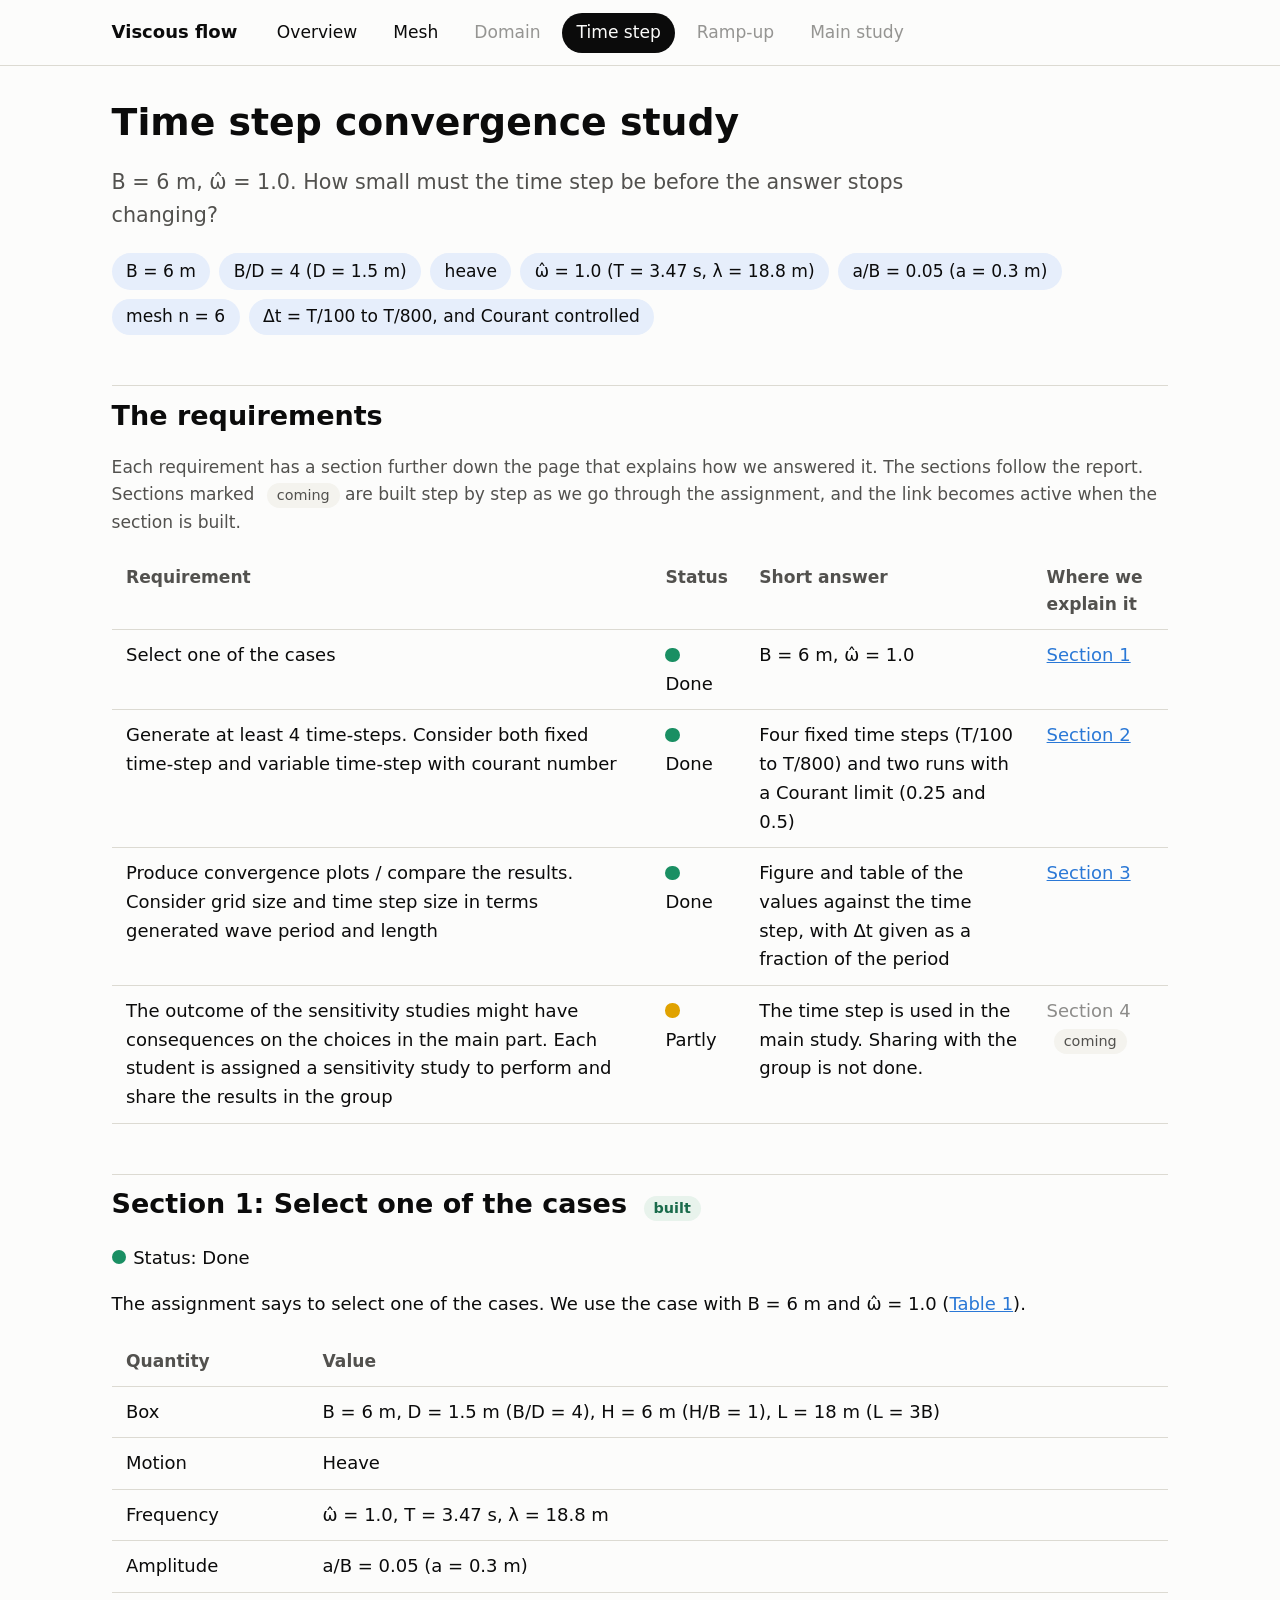
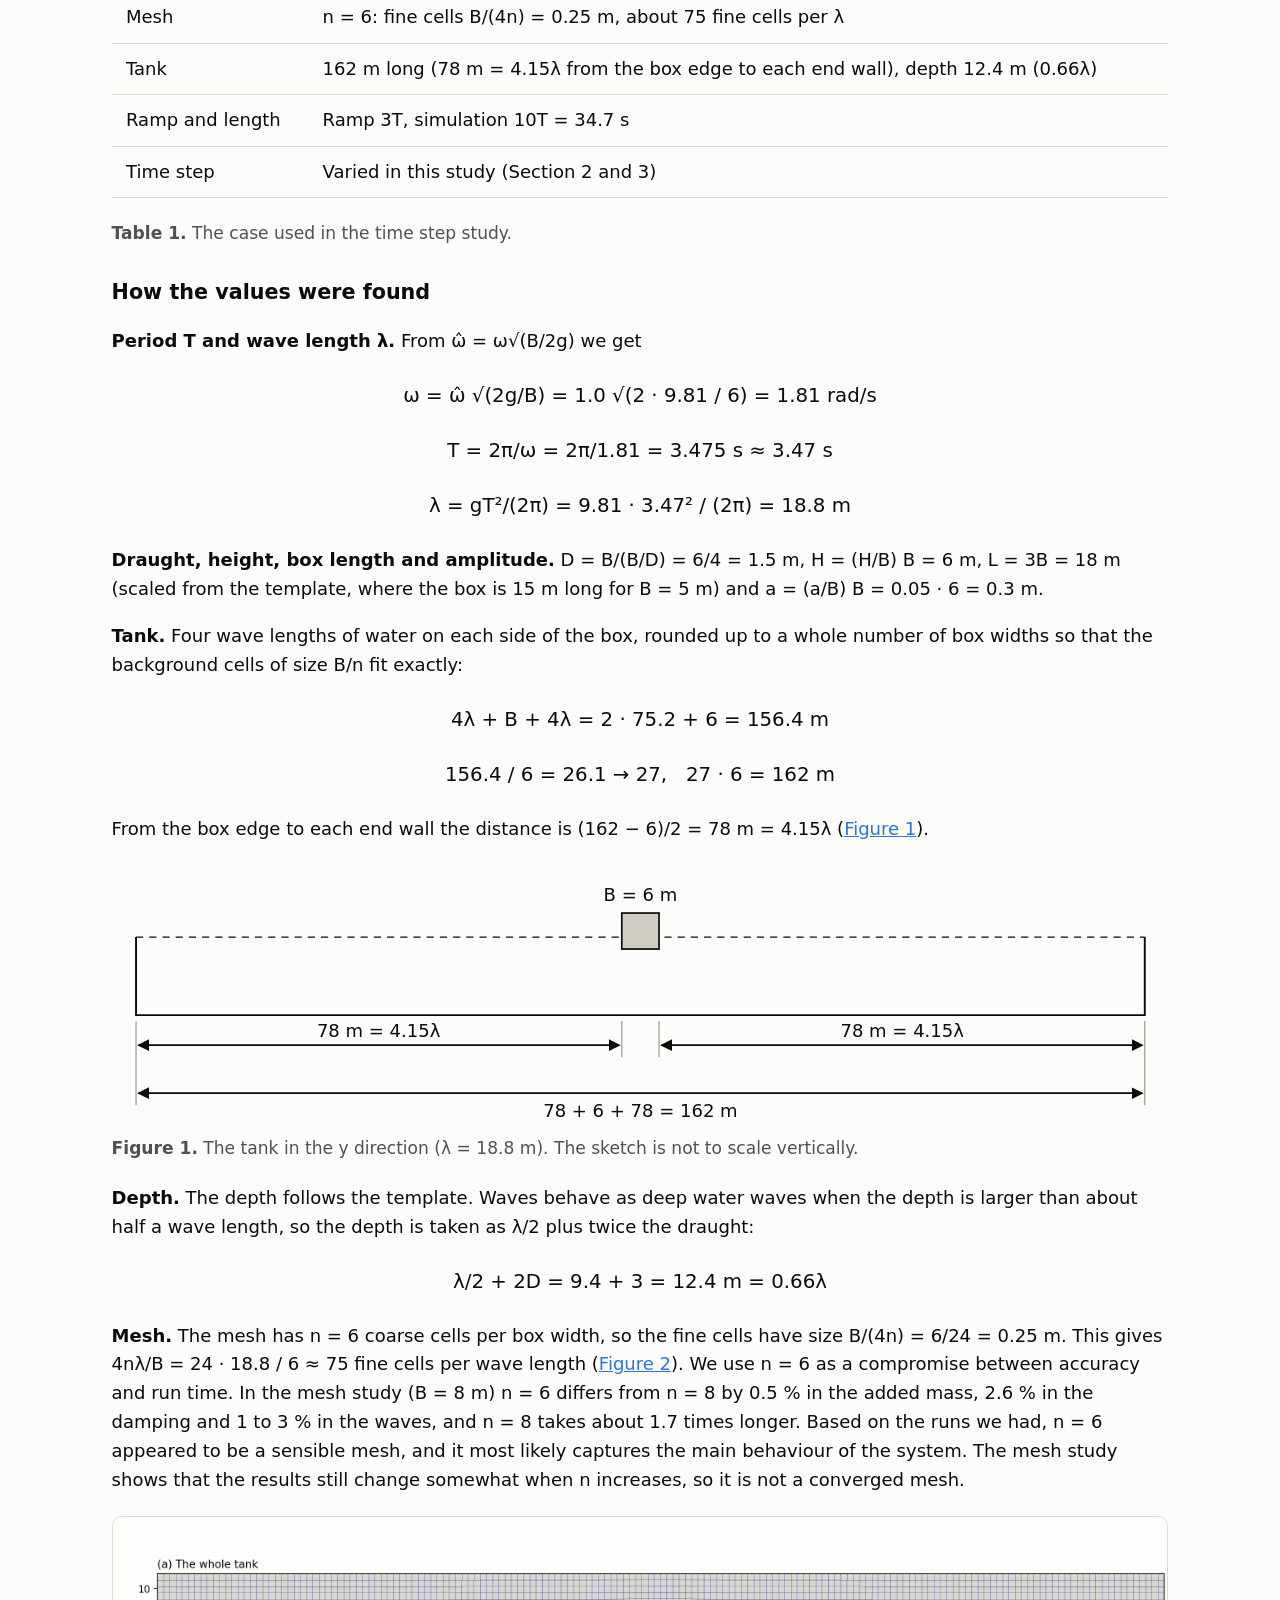
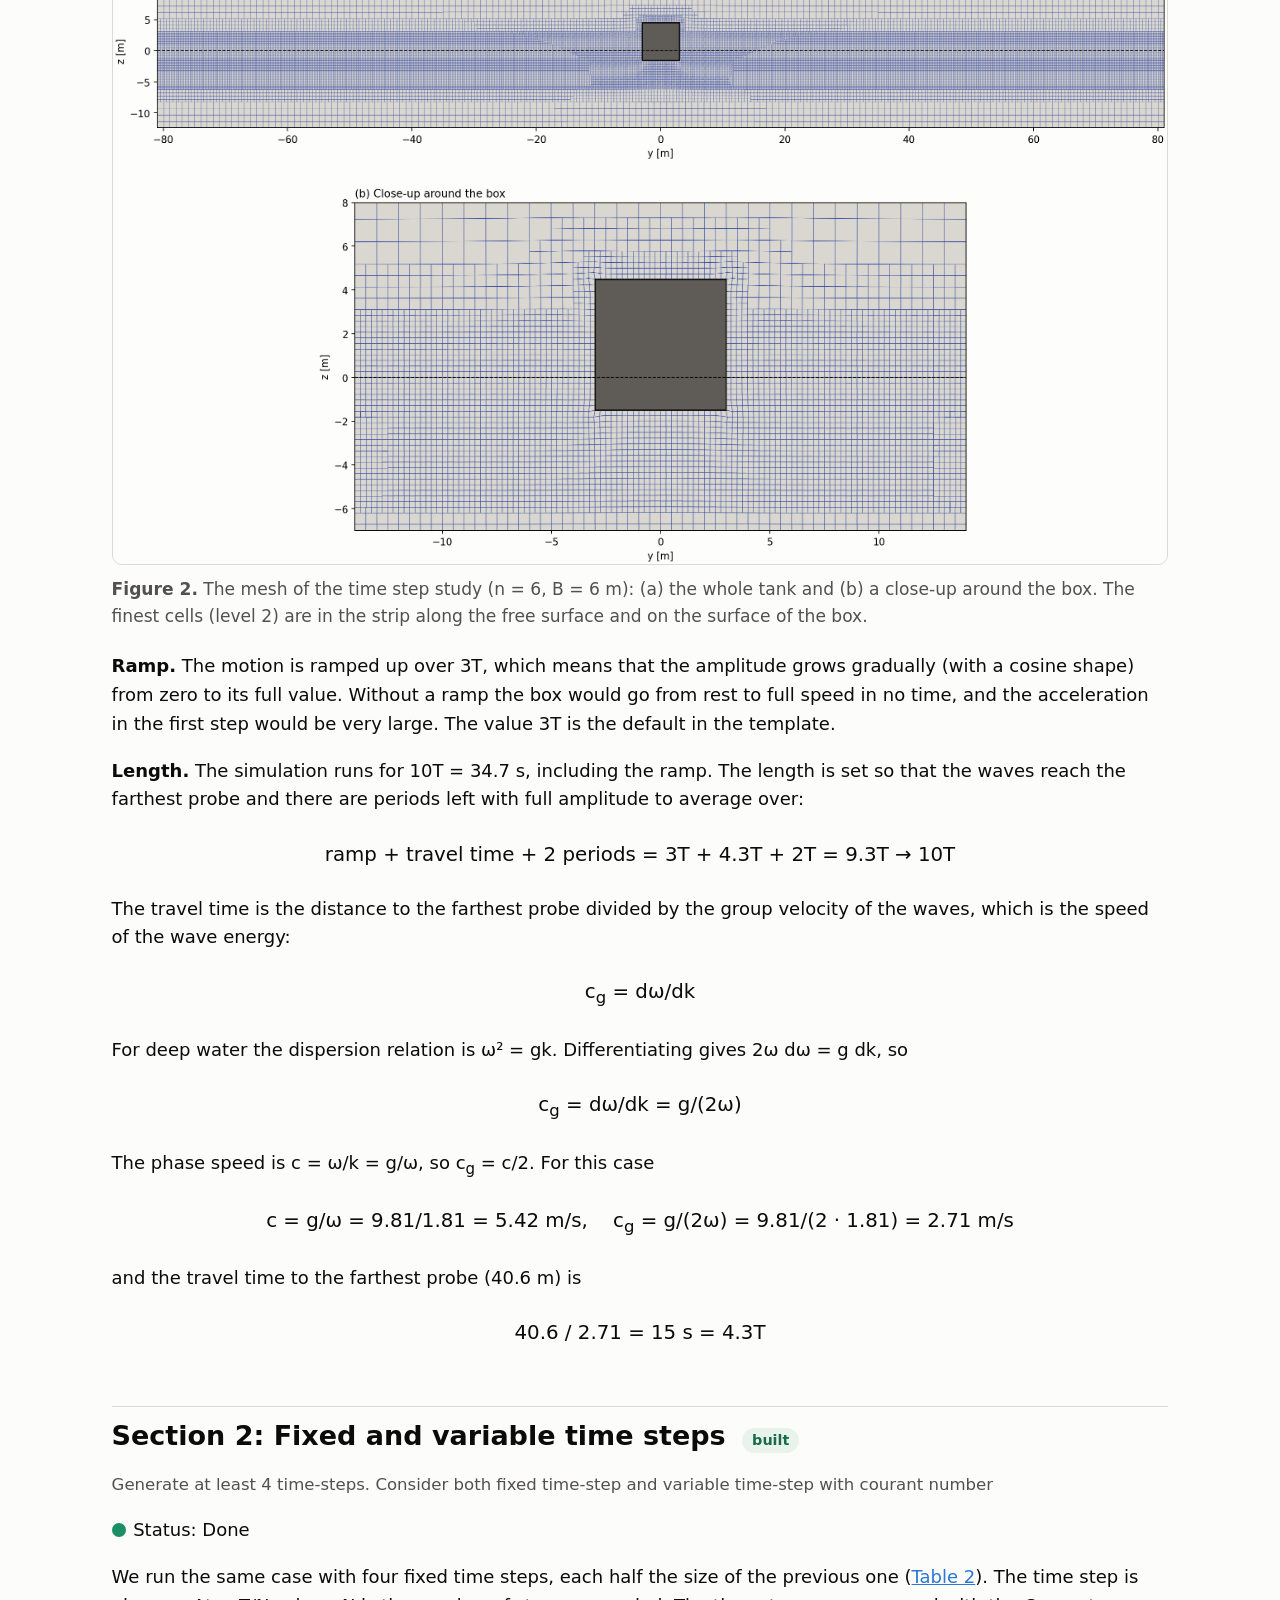
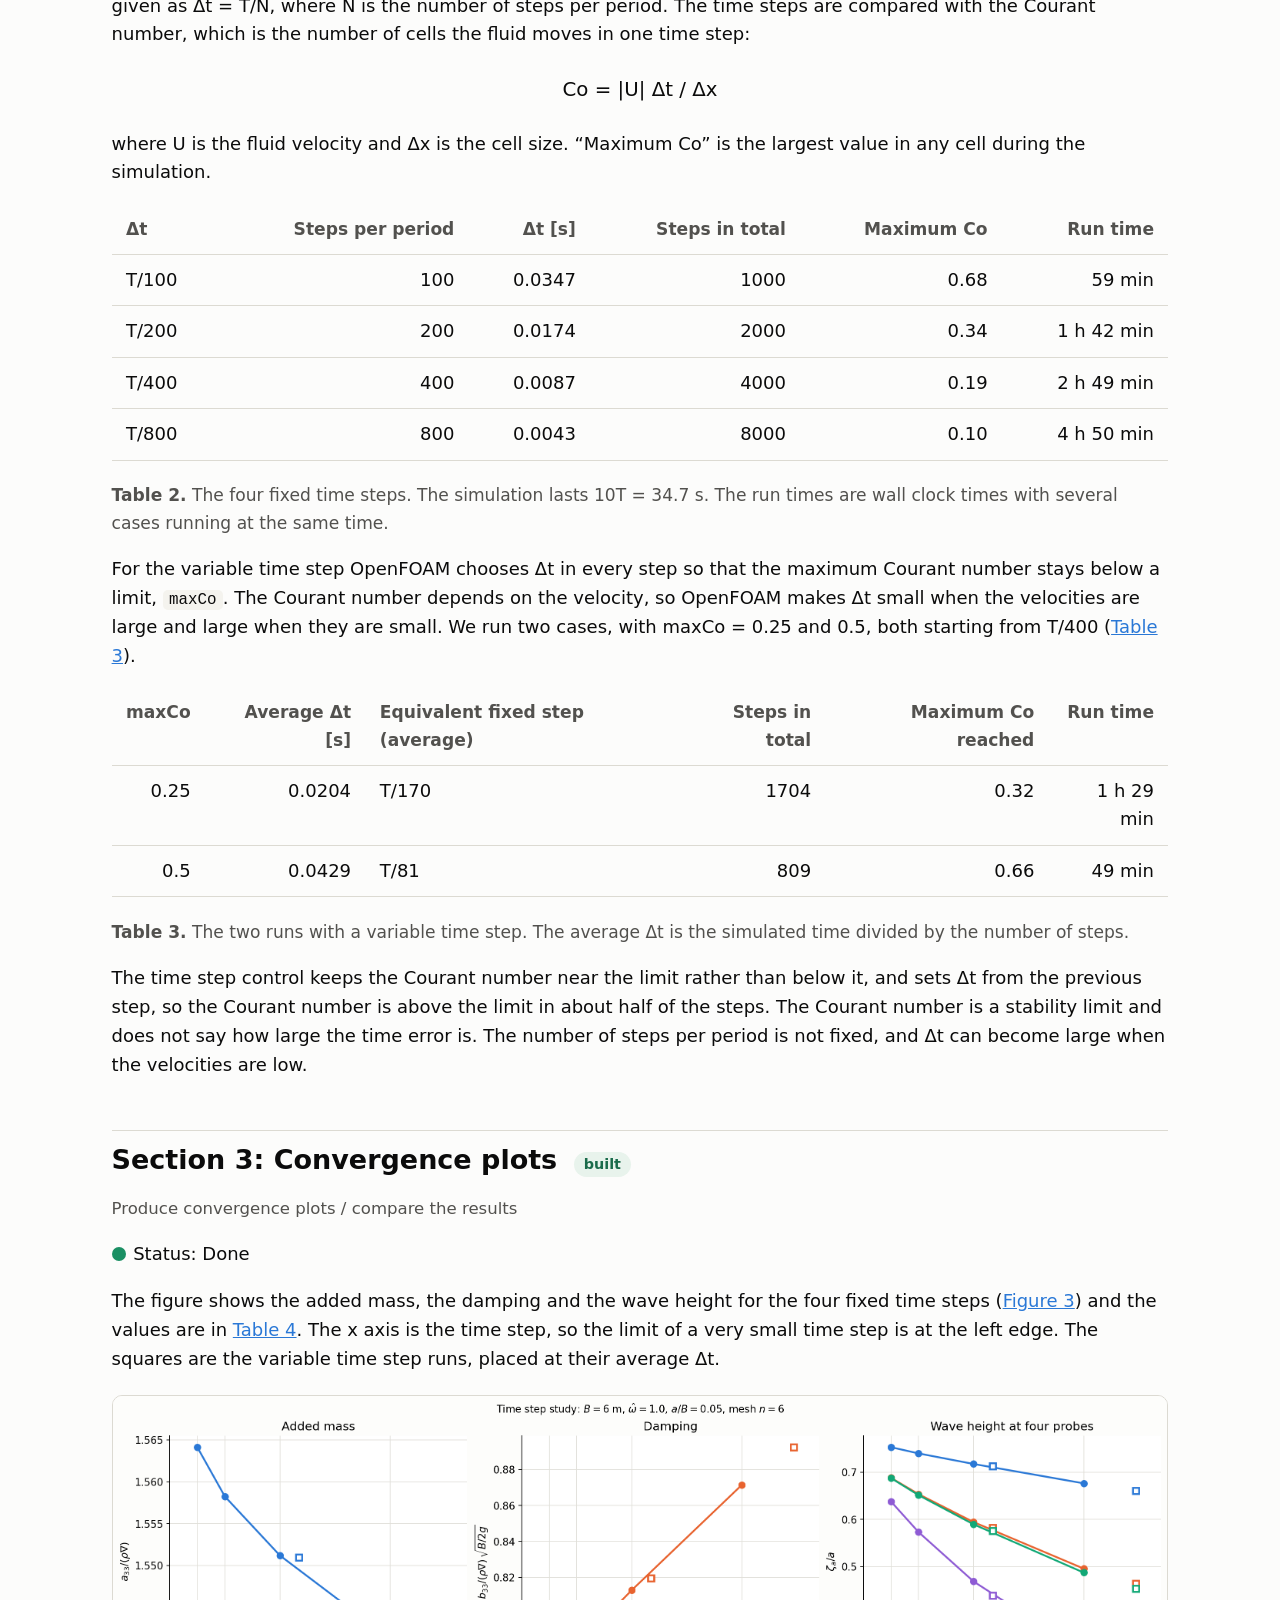
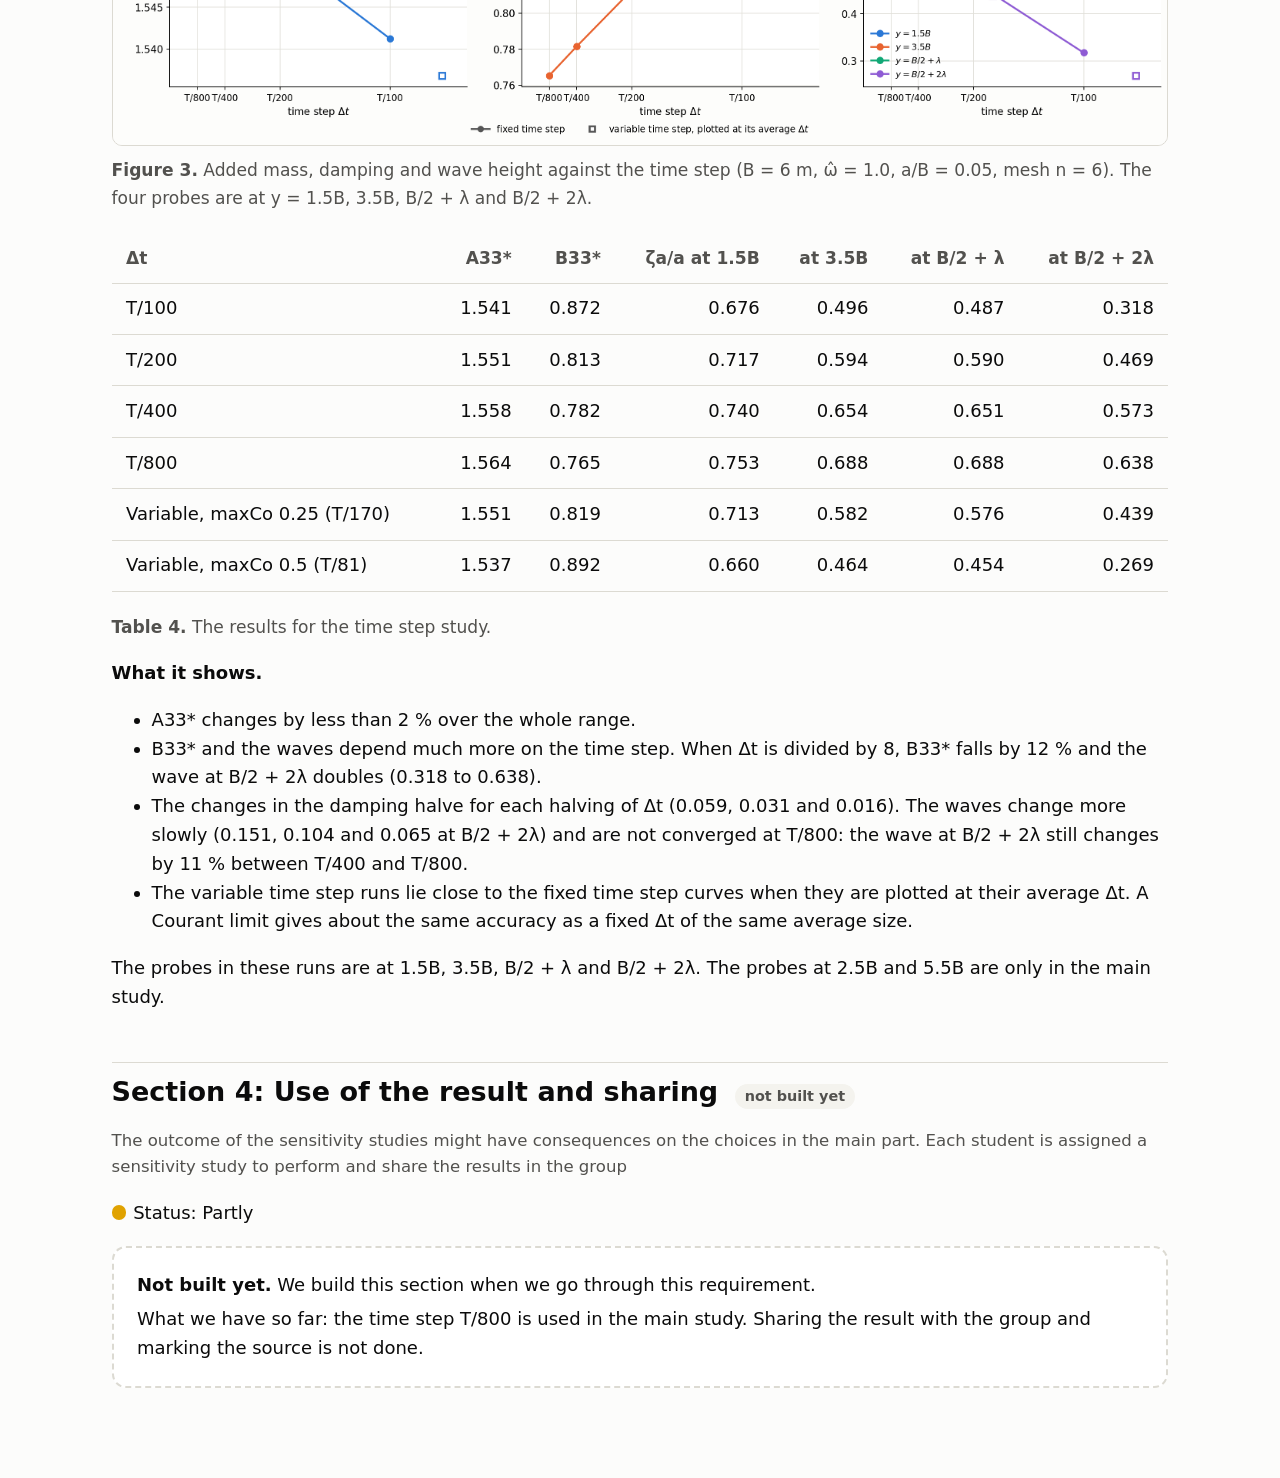
<file: timestep.html>
<!doctype html>
<html lang="en"><head><meta charset="utf-8"><meta name="viewport" content="width=device-width,initial-scale=1">
<title>Time step convergence</title><link rel="stylesheet" href="assets/style.css"></head><body><header class="top"><nav>
<span class="brand">Viscous flow</span>
<a class="nav" href="index.html">Overview</a>
<a class="nav" href="mesh.html">Mesh</a>
<a class="nav soon" href="#">Domain</a>
<a class="nav on" href="timestep.html">Time step</a>
<a class="nav soon" href="#">Ramp-up</a>
<a class="nav soon" href="#">Main study</a>
</nav></header><main>
<h1>Time step convergence study</h1>
<p class="lead">B = 6 m, &omega;&#770; = 1.0. How small must the time step be before the answer stops changing?</p>
<div class="chips">
<span class="chip">B = 6 m</span><span class="chip">B/D = 4 (D = 1.5 m)</span><span class="chip">heave</span>
<span class="chip">&omega;&#770; = 1.0 (T = 3.47 s, &lambda; = 18.8 m)</span><span class="chip">a/B = 0.05 (a = 0.3 m)</span>
<span class="chip">mesh n = 6</span><span class="chip">&Delta;t = T/100 to T/800, and Courant controlled</span>
</div>

<h2 id="requirements">The requirements</h2>
<p class="legend">Each requirement has a section further down the page that explains how we answered it. The sections follow the report. Sections marked <span class="tag">coming</span> are built step by step as we go through the assignment, and the link becomes active when the section is built.</p>
<table>
<thead><tr><th>Requirement</th><th>Status</th><th>Short answer</th><th>Where we explain it</th></tr></thead>
<tbody>
<tr><td>Select one of the cases</td><td><span class="dot done"></span>Done</td><td>B = 6 m, &omega;&#770; = 1.0</td><td><a href="#r1">Section 1</a></td></tr>
<tr><td>Generate at least 4 time-steps. Consider both fixed time-step and variable time-step with courant number</td><td><span class="dot done"></span>Done</td><td>Four fixed time steps (T/100 to T/800) and two runs with a Courant limit (0.25 and 0.5)</td><td><a href="#r2">Section 2</a></td></tr>
<tr><td>Produce convergence plots / compare the results. Consider grid size and time step size in terms generated wave period and length</td><td><span class="dot done"></span>Done</td><td>Figure and table of the values against the time step, with &Delta;t given as a fraction of the period</td><td><a href="#r3">Section 3</a></td></tr>
<tr><td>The outcome of the sensitivity studies might have consequences on the choices in the main part. Each student is assigned a sensitivity study to perform and share the results in the group</td><td><span class="dot part"></span>Partly</td><td>The time step is used in the main study. Sharing with the group is not done.</td><td><span class="pending">Section 4</span><span class="tag">coming</span></td></tr>
</tbody></table>
<section class="req" id="r1"><h2>Section 1: Select one of the cases <span class="tag built">built</span></h2><p><span class="dot done"></span>Status: Done</p>
<p>The assignment says to select one of the cases. We use the case with B = 6 m and &omega;&#770; = 1.0 (<a href="#tab-case">Table 1</a>).</p>
<table id="tab-case">
<thead><tr><th>Quantity</th><th>Value</th></tr></thead>
<tbody>
<tr><td>Box</td><td>B = 6 m, D = 1.5 m (B/D = 4), H = 6 m (H/B = 1), L = 18 m (L = 3B)</td></tr>
<tr><td>Motion</td><td>Heave</td></tr>
<tr><td>Frequency</td><td>&omega;&#770; = 1.0, T = 3.47 s, &lambda; = 18.8 m</td></tr>
<tr><td>Amplitude</td><td>a/B = 0.05 (a = 0.3 m)</td></tr>
<tr><td>Mesh</td><td>n = 6: fine cells B/(4n) = 0.25 m, about 75 fine cells per &lambda;</td></tr>
<tr><td>Tank</td><td>162 m long (78 m = 4.15&lambda; from the box edge to each end wall), depth 12.4 m (0.66&lambda;)</td></tr>
<tr><td>Ramp and length</td><td>Ramp 3T, simulation 10T = 34.7 s</td></tr>
<tr><td>Time step</td><td>Varied in this study (Section 2 and 3)</td></tr>
</tbody></table>
<p class="legend"><b>Table 1.</b> The case used in the time step study.</p>

<h3>How the values were found</h3>
<p><b>Period T and wave length &lambda;.</b> From &omega;&#770; = &omega;&radic;(B/2g) we get</p>
<div class="eq">&omega; = &omega;&#770; &radic;(2g/B) = 1.0 &radic;(2 &middot; 9.81 / 6) = 1.81 rad/s</div>
<div class="eq">T = 2&pi;/&omega; = 2&pi;/1.81 = 3.475 s &asymp; 3.47 s</div>
<div class="eq">&lambda; = gT&sup2;/(2&pi;) = 9.81 &middot; 3.47&sup2; / (2&pi;) = 18.8 m</div>
<p><b>Draught, height, box length and amplitude.</b> D = B/(B/D) = 6/4 = 1.5 m, H = (H/B) B = 6 m, L = 3B = 18 m (scaled from the template, where the box is 15 m long for B = 5 m) and a = (a/B) B = 0.05 &middot; 6 = 0.3 m.</p>
<p><b>Tank.</b> Four wave lengths of water on each side of the box, rounded up to a whole number of box widths so that the background cells of size B/n fit exactly:</p>
<div class="eq">4&lambda; + B + 4&lambda; = 2 &middot; 75.2 + 6 = 156.4 m</div>
<div class="eq">156.4 / 6 = 26.1 &rarr; 27, &nbsp; 27 &middot; 6 = 162 m</div>
<p>From the box edge to each end wall the distance is (162 &minus; 6)/2 = 78 m = 4.15&lambda; (<a href="#fig-tank">Figure 1</a>).</p>
<figure id="fig-tank">
<svg viewBox="0 0 880 215" role="img" aria-label="The tank in the y direction" style="width:100%;height:auto;font-family:inherit">
<defs><marker id="ah" viewBox="0 0 10 10" refX="9" refY="5" markerWidth="7" markerHeight="7" orient="auto-start-reverse"><path d="M0,0 L10,5 L0,10 z" fill="#0b0b0b"/></marker></defs>
<path d="M20,60 L20,125 L860,125 L860,60" fill="none" stroke="#0b0b0b" stroke-width="1.6"/>
<line x1="20" y1="60" x2="860" y2="60" stroke="#0b0b0b" stroke-dasharray="6 5"/>
<rect x="424.5" y="40" width="31" height="30" fill="#cfcdc4" stroke="#0b0b0b" stroke-width="1.4"/>
<text x="440" y="30" text-anchor="middle" font-size="15" fill="#0b0b0b">B = 6 m</text>
<g stroke="#9a998f" stroke-width="1"><line x1="20" y1="130" x2="20" y2="200"/><line x1="860" y1="130" x2="860" y2="200"/><line x1="424.5" y1="130" x2="424.5" y2="160"/><line x1="455.5" y1="130" x2="455.5" y2="160"/></g>
<g stroke="#0b0b0b" stroke-width="1.4" marker-start="url(#ah)" marker-end="url(#ah)" fill="none">
<line x1="22" y1="150" x2="422.5" y2="150"/><line x1="457.5" y1="150" x2="858" y2="150"/><line x1="22" y1="190" x2="858" y2="190"/></g>
<g font-size="15" text-anchor="middle" fill="#0b0b0b">
<text x="222" y="143">78 m = 4.15&lambda;</text><text x="658" y="143">78 m = 4.15&lambda;</text><text x="440" y="210">78 + 6 + 78 = 162 m</text></g>
</svg>
<figcaption><b>Figure 1.</b> The tank in the y direction (&lambda; = 18.8 m). The sketch is not to scale vertically.</figcaption></figure>
<p><b>Depth.</b> The depth follows the template. Waves behave as deep water waves when the depth is larger than about half a wave length, so the depth is taken as &lambda;/2 plus twice the draught:</p>
<div class="eq">&lambda;/2 + 2D = 9.4 + 3 = 12.4 m = 0.66&lambda;</div>
<p><b>Mesh.</b> The mesh has n = 6 coarse cells per box width, so the fine cells have size B/(4n) = 6/24 = 0.25 m. This gives 4n&lambda;/B = 24 &middot; 18.8 / 6 &asymp; 75 fine cells per wave length (<a href="#fig-tsmesh">Figure 2</a>). We use n = 6 as a compromise between accuracy and run time. In the mesh study (B = 8 m) n = 6 differs from n = 8 by 0.5 % in the added mass, 2.6 % in the damping and 1 to 3 % in the waves, and n = 8 takes about 1.7 times longer. Based on the runs we had, n = 6 appeared to be a sensible mesh, and it most likely captures the main behaviour of the system. The mesh study shows that the results still change somewhat when n increases, so it is not a converged mesh.</p>
<figure id="fig-tsmesh">
<img src="assets/ts_mesh.png" alt="The mesh of the time step study">
<figcaption><b>Figure 2.</b> The mesh of the time step study (n = 6, B = 6 m): (a) the whole tank and (b) a close-up around the box. The finest cells (level 2) are in the strip along the free surface and on the surface of the box.</figcaption></figure>
<p><b>Ramp.</b> The motion is ramped up over 3T, which means that the amplitude grows gradually (with a cosine shape) from zero to its full value. Without a ramp the box would go from rest to full speed in no time, and the acceleration in the first step would be very large. The value 3T is the default in the template.</p>
<p><b>Length.</b> The simulation runs for 10T = 34.7 s, including the ramp. The length is set so that the waves reach the farthest probe and there are periods left with full amplitude to average over:</p>
<div class="eq">ramp + travel time + 2 periods = 3T + 4.3T + 2T = 9.3T &rarr; 10T</div>
<p>The travel time is the distance to the farthest probe divided by the group velocity of the waves, which is the speed of the wave energy:</p>
<div class="eq">c<sub>g</sub> = d&omega;/dk</div>
<p>For deep water the dispersion relation is &omega;&sup2; = gk. Differentiating gives 2&omega; d&omega; = g dk, so</p>
<div class="eq">c<sub>g</sub> = d&omega;/dk = g/(2&omega;)</div>
<p>The phase speed is c = &omega;/k = g/&omega;, so c<sub>g</sub> = c/2. For this case</p>
<div class="eq">c = g/&omega; = 9.81/1.81 = 5.42 m/s, &nbsp;&nbsp; c<sub>g</sub> = g/(2&omega;) = 9.81/(2 &middot; 1.81) = 2.71 m/s</div>
<p>and the travel time to the farthest probe (40.6 m) is</p>
<div class="eq">40.6 / 2.71 = 15 s = 4.3T</div>
</section>
<section class="req" id="r2"><h2>Section 2: Fixed and variable time steps <span class="tag built">built</span></h2><p class="quote">Generate at least 4 time-steps. Consider both fixed time-step and variable time-step with courant number</p><p><span class="dot done"></span>Status: Done</p>
<p>We run the same case with four fixed time steps, each half the size of the previous one (<a href="#tab-fixed">Table 2</a>). The time step is given as &Delta;t = T/N, where N is the number of steps per period. The time steps are compared with the Courant number, which is the number of cells the fluid moves in one time step:</p>
<div class="eq">Co = |U| &Delta;t / &Delta;x</div>
<p>where U is the fluid velocity and &Delta;x is the cell size. &ldquo;Maximum Co&rdquo; is the largest value in any cell during the simulation.</p>
<table id="tab-fixed">
<thead><tr><th>&Delta;t</th><th class="num">Steps per period</th><th class="num">&Delta;t [s]</th><th class="num">Steps in total</th><th class="num">Maximum Co</th><th class="num">Run time</th></tr></thead>
<tbody>
<tr><td>T/100</td><td class="num">100</td><td class="num">0.0347</td><td class="num">1000</td><td class="num">0.68</td><td class="num">59 min</td></tr>
<tr><td>T/200</td><td class="num">200</td><td class="num">0.0174</td><td class="num">2000</td><td class="num">0.34</td><td class="num">1 h 42 min</td></tr>
<tr><td>T/400</td><td class="num">400</td><td class="num">0.0087</td><td class="num">4000</td><td class="num">0.19</td><td class="num">2 h 49 min</td></tr>
<tr><td>T/800</td><td class="num">800</td><td class="num">0.0043</td><td class="num">8000</td><td class="num">0.10</td><td class="num">4 h 50 min</td></tr>
</tbody></table>
<p class="legend"><b>Table 2.</b> The four fixed time steps. The simulation lasts 10T = 34.7 s. The run times are wall clock times with several cases running at the same time.</p>
<p>For the variable time step OpenFOAM chooses &Delta;t in every step so that the maximum Courant number stays below a limit, <code>maxCo</code>. The Courant number depends on the velocity, so OpenFOAM makes &Delta;t small when the velocities are large and large when they are small. We run two cases, with maxCo = 0.25 and 0.5, both starting from T/400 (<a href="#tab-variable">Table 3</a>).</p>
<table id="tab-variable">
<thead><tr><th class="num">maxCo</th><th class="num">Average &Delta;t [s]</th><th>Equivalent fixed step (average)</th><th class="num">Steps in total</th><th class="num">Maximum Co reached</th><th class="num">Run time</th></tr></thead>
<tbody>
<tr><td class="num">0.25</td><td class="num">0.0204</td><td>T/170</td><td class="num">1704</td><td class="num">0.32</td><td class="num">1 h 29 min</td></tr>
<tr><td class="num">0.5</td><td class="num">0.0429</td><td>T/81</td><td class="num">809</td><td class="num">0.66</td><td class="num">49 min</td></tr>
</tbody></table>
<p class="legend"><b>Table 3.</b> The two runs with a variable time step. The average &Delta;t is the simulated time divided by the number of steps.</p>
<p>The time step control keeps the Courant number near the limit rather than below it, and sets &Delta;t from the previous step, so the Courant number is above the limit in about half of the steps. The Courant number is a stability limit and does not say how large the time error is. The number of steps per period is not fixed, and &Delta;t can become large when the velocities are low.</p>
</section>
<section class="req" id="r3"><h2>Section 3: Convergence plots <span class="tag built">built</span></h2><p class="quote">Produce convergence plots / compare the results</p><p><span class="dot done"></span>Status: Done</p>
<p>The figure shows the added mass, the damping and the wave height for the four fixed time steps (<a href="#fig-values">Figure 3</a>) and the values are in <a href="#tab-values">Table 4</a>. The x axis is the time step, so the limit of a very small time step is at the left edge. The squares are the variable time step runs, placed at their average &Delta;t.</p>
<figure id="fig-values">
<img src="assets/ts_values.png" alt="A33, B33 and wave height against the time step">
<figcaption><b>Figure 3.</b> Added mass, damping and wave height against the time step (B = 6 m, &omega;&#770; = 1.0, a/B = 0.05, mesh n = 6). The four probes are at y = 1.5B, 3.5B, B/2 + &lambda; and B/2 + 2&lambda;.</figcaption></figure>
<table id="tab-values">
<thead><tr><th>&Delta;t</th><th class="num">A33*</th><th class="num">B33*</th><th class="num">&zeta;a/a at 1.5B</th><th class="num">at 3.5B</th><th class="num">at B/2 + &lambda;</th><th class="num">at B/2 + 2&lambda;</th></tr></thead>
<tbody>
<tr><td>T/100</td><td class="num">1.541</td><td class="num">0.872</td><td class="num">0.676</td><td class="num">0.496</td><td class="num">0.487</td><td class="num">0.318</td></tr>
<tr><td>T/200</td><td class="num">1.551</td><td class="num">0.813</td><td class="num">0.717</td><td class="num">0.594</td><td class="num">0.590</td><td class="num">0.469</td></tr>
<tr><td>T/400</td><td class="num">1.558</td><td class="num">0.782</td><td class="num">0.740</td><td class="num">0.654</td><td class="num">0.651</td><td class="num">0.573</td></tr>
<tr><td>T/800</td><td class="num">1.564</td><td class="num">0.765</td><td class="num">0.753</td><td class="num">0.688</td><td class="num">0.688</td><td class="num">0.638</td></tr>
<tr><td>Variable, maxCo 0.25 (T/170)</td><td class="num">1.551</td><td class="num">0.819</td><td class="num">0.713</td><td class="num">0.582</td><td class="num">0.576</td><td class="num">0.439</td></tr>
<tr><td>Variable, maxCo 0.5 (T/81)</td><td class="num">1.537</td><td class="num">0.892</td><td class="num">0.660</td><td class="num">0.464</td><td class="num">0.454</td><td class="num">0.269</td></tr>
</tbody></table>
<p class="legend"><b>Table 4.</b> The results for the time step study.</p>
<p><b>What it shows.</b></p>
<ul>
<li>A33* changes by less than 2 % over the whole range.</li>
<li>B33* and the waves depend much more on the time step. When &Delta;t is divided by 8, B33* falls by 12 % and the wave at B/2 + 2&lambda; doubles (0.318 to 0.638).</li>
<li>The changes in the damping halve for each halving of &Delta;t (0.059, 0.031 and 0.016). The waves change more slowly (0.151, 0.104 and 0.065 at B/2 + 2&lambda;) and are not converged at T/800: the wave at B/2 + 2&lambda; still changes by 11 % between T/400 and T/800.</li>
<li>The variable time step runs lie close to the fixed time step curves when they are plotted at their average &Delta;t. A Courant limit gives about the same accuracy as a fixed &Delta;t of the same average size.</li>
</ul>
<p>The probes in these runs are at 1.5B, 3.5B, B/2 + &lambda; and B/2 + 2&lambda;. The probes at 2.5B and 5.5B are only in the main study.</p>
</section>
<section class="req" id="r4"><h2>Section 4: Use of the result and sharing <span class="tag">not built yet</span></h2><p class="quote">The outcome of the sensitivity studies might have consequences on the choices in the main part. Each student is assigned a sensitivity study to perform and share the results in the group</p><p><span class="dot part"></span>Status: Partly</p><div class="placeholder"><p><b>Not built yet.</b> We build this section when we go through this requirement.</p><p>What we have so far: the time step T/800 is used in the main study. Sharing the result with the group and marking the source is not done.</p></div></section>
</main><script src="assets/app.js"></script></body></html>
</file>
<file: assets/style.css>
:root{
  --bg:#fcfcfb; --ink:#0b0b0b; --sec:#52514e; --line:#dcdad2; --card:#f4f3ee;
  --blue:#2a78d6; --green:#1a8f63; --amber:#b87d00; --red:#c23a32; --chip:#e6eefb;
}
*{box-sizing:border-box}
html{font-size:18px}
body{margin:0;background:var(--bg);color:var(--ink);font-family:"Segoe UI",system-ui,-apple-system,Arial,sans-serif;line-height:1.6}
a{color:var(--blue)}
header.top{position:sticky;top:0;z-index:5;background:var(--bg);border-bottom:1px solid var(--line)}
header.top nav{max-width:1100px;margin:0 auto;padding:.7rem 1.2rem;display:flex;gap:.4rem;flex-wrap:wrap;align-items:center}
header.top .brand{font-weight:700;margin-right:1rem}
header.top a.nav{text-decoration:none;color:var(--ink);padding:.35rem .8rem;border-radius:999px;font-size:.95rem}
header.top a.nav:hover{background:var(--card)}
header.top a.nav.on{background:var(--ink);color:var(--bg)}
header.top a.nav.soon{color:var(--sec);opacity:.6;pointer-events:none}
main{max-width:1100px;margin:0 auto;padding:1.5rem 1.2rem 5rem}
h1{font-size:2.1rem;line-height:1.2;margin:.4rem 0 .6rem}
h2{font-size:1.5rem;margin:2.8rem 0 .8rem;padding-top:.4rem;border-top:1px solid var(--line)}
h3{font-size:1.15rem;margin:1.6rem 0 .4rem}
p,li{font-size:1rem}
.lead{font-size:1.15rem;color:var(--sec);max-width:46rem}
.chips{display:flex;flex-wrap:wrap;gap:.5rem;margin:1rem 0 1.4rem}
.chip{background:var(--chip);border-radius:999px;padding:.25rem .8rem;font-size:.95rem}
.card{background:var(--card);border-radius:14px;padding:1.1rem 1.3rem;margin:1rem 0}
.card.key{border-left:6px solid var(--blue)}
.card.warn{border-left:6px solid var(--amber)}
.card h3{margin-top:0}
.grid{display:grid;grid-template-columns:repeat(auto-fit,minmax(260px,1fr));gap:1rem;margin:1rem 0}
a.study{display:block;text-decoration:none;color:var(--ink);background:var(--card);border-radius:14px;padding:1rem 1.2rem;border:2px solid transparent}
a.study:hover{border-color:var(--blue)}
a.study.soon{opacity:.55;pointer-events:none}
a.study b{display:block;font-size:1.1rem}
a.study span{color:var(--sec);font-size:.95rem}
table{border-collapse:collapse;width:100%;margin:.8rem 0 1.2rem}
th,td{padding:.6rem .8rem;border-bottom:1px solid var(--line);text-align:left;vertical-align:top;font-size:1rem}
th{font-size:.95rem;color:var(--sec);font-weight:600}
td.num,th.num{text-align:right;font-variant-numeric:tabular-nums}
tr.hl td{background:#e8f3ec}
figure{margin:1.2rem 0}
figure img{width:100%;height:auto;border:1px solid var(--line);border-radius:10px;background:#fff}
figcaption{color:var(--sec);font-size:.95rem;margin-top:.4rem}
code,pre{font-family:Consolas,"Cascadia Mono",monospace;font-size:.88rem}
pre{background:#161616;color:#f1f1ee;padding:.9rem 1.1rem;border-radius:10px;overflow-x:auto}
code{background:var(--card);padding:.05rem .35rem;border-radius:5px}
pre code{background:none;padding:0}
details{border:1px solid var(--line);border-radius:12px;padding:.7rem 1rem;margin:.6rem 0;background:#fff}
details[open]{background:var(--card)}
summary{cursor:pointer;font-weight:600;font-size:1.05rem}
details p{margin:.6rem 0 .2rem}
.dot{display:inline-block;width:.8em;height:.8em;border-radius:50%;margin-right:.4em;vertical-align:-.05em}
.dot.done{background:var(--green)}.dot.part{background:#e0a200}.dot.todo{background:var(--red)}
.m2,.m1{display:inline-block;width:1em;height:1em;border-radius:50%;border:2px solid var(--blue)}
.m2{background:var(--blue)}.m1{background:#fff}
.filters{display:flex;flex-wrap:wrap;gap:.5rem;margin:1rem 0}
.filters button{font:inherit;font-size:.95rem;padding:.45rem .95rem;border-radius:999px;border:1px solid var(--line);background:#fff;cursor:pointer}
.filters button.on{background:var(--ink);color:var(--bg);border-color:var(--ink)}
tr.hide{display:none}
td.gr{background:var(--card);font-weight:700;border-bottom:1px solid var(--line)}
td.orig{color:var(--sec);font-size:.88rem}
.todo-list{list-style:none;padding:0}
.todo-list li{margin:.5rem 0}
.todo-list label{cursor:pointer}
.todo-list input{width:1.1rem;height:1.1rem;margin-right:.6rem;vertical-align:-.15rem}
.todo-list input:checked + span{text-decoration:line-through;color:var(--sec)}
.legend{color:var(--sec);font-size:.95rem}
@media (max-width:700px){html{font-size:16px}th,td{padding:.5rem .4rem}}
/* requirement sections */
h2{scroll-margin-top:4.5rem}
.pending{color:var(--sec);opacity:.65}
.tag{display:inline-block;font-size:.8rem;border-radius:999px;padding:.05rem .55rem;margin-left:.4rem;background:var(--card);color:var(--sec)}
.tag.built{background:#e8f3ec;color:#1a6b4b}
.req{margin-top:2.4rem}
.req .quote{color:var(--sec);font-size:.92rem;margin:.1rem 0 .8rem}
.placeholder{border:2px dashed var(--line);border-radius:14px;padding:1rem 1.3rem;background:#fff}
.placeholder p{margin:.3rem 0}
.back{font-size:.9rem;margin-top:.6rem}
/* report-like content */
.eq{text-align:center;font-size:1.1rem;margin:.6rem 0;padding:.35rem 0}
blockquote{margin:.8rem 0 .8rem 1rem;padding:.2rem 1rem;border-left:4px solid var(--line);color:var(--ink);font-style:italic}
figure img{margin-bottom:0}
figure figcaption{margin:.15rem 0 .5rem}
details.notes{border:1px dashed var(--line);background:#fff}
</file>
